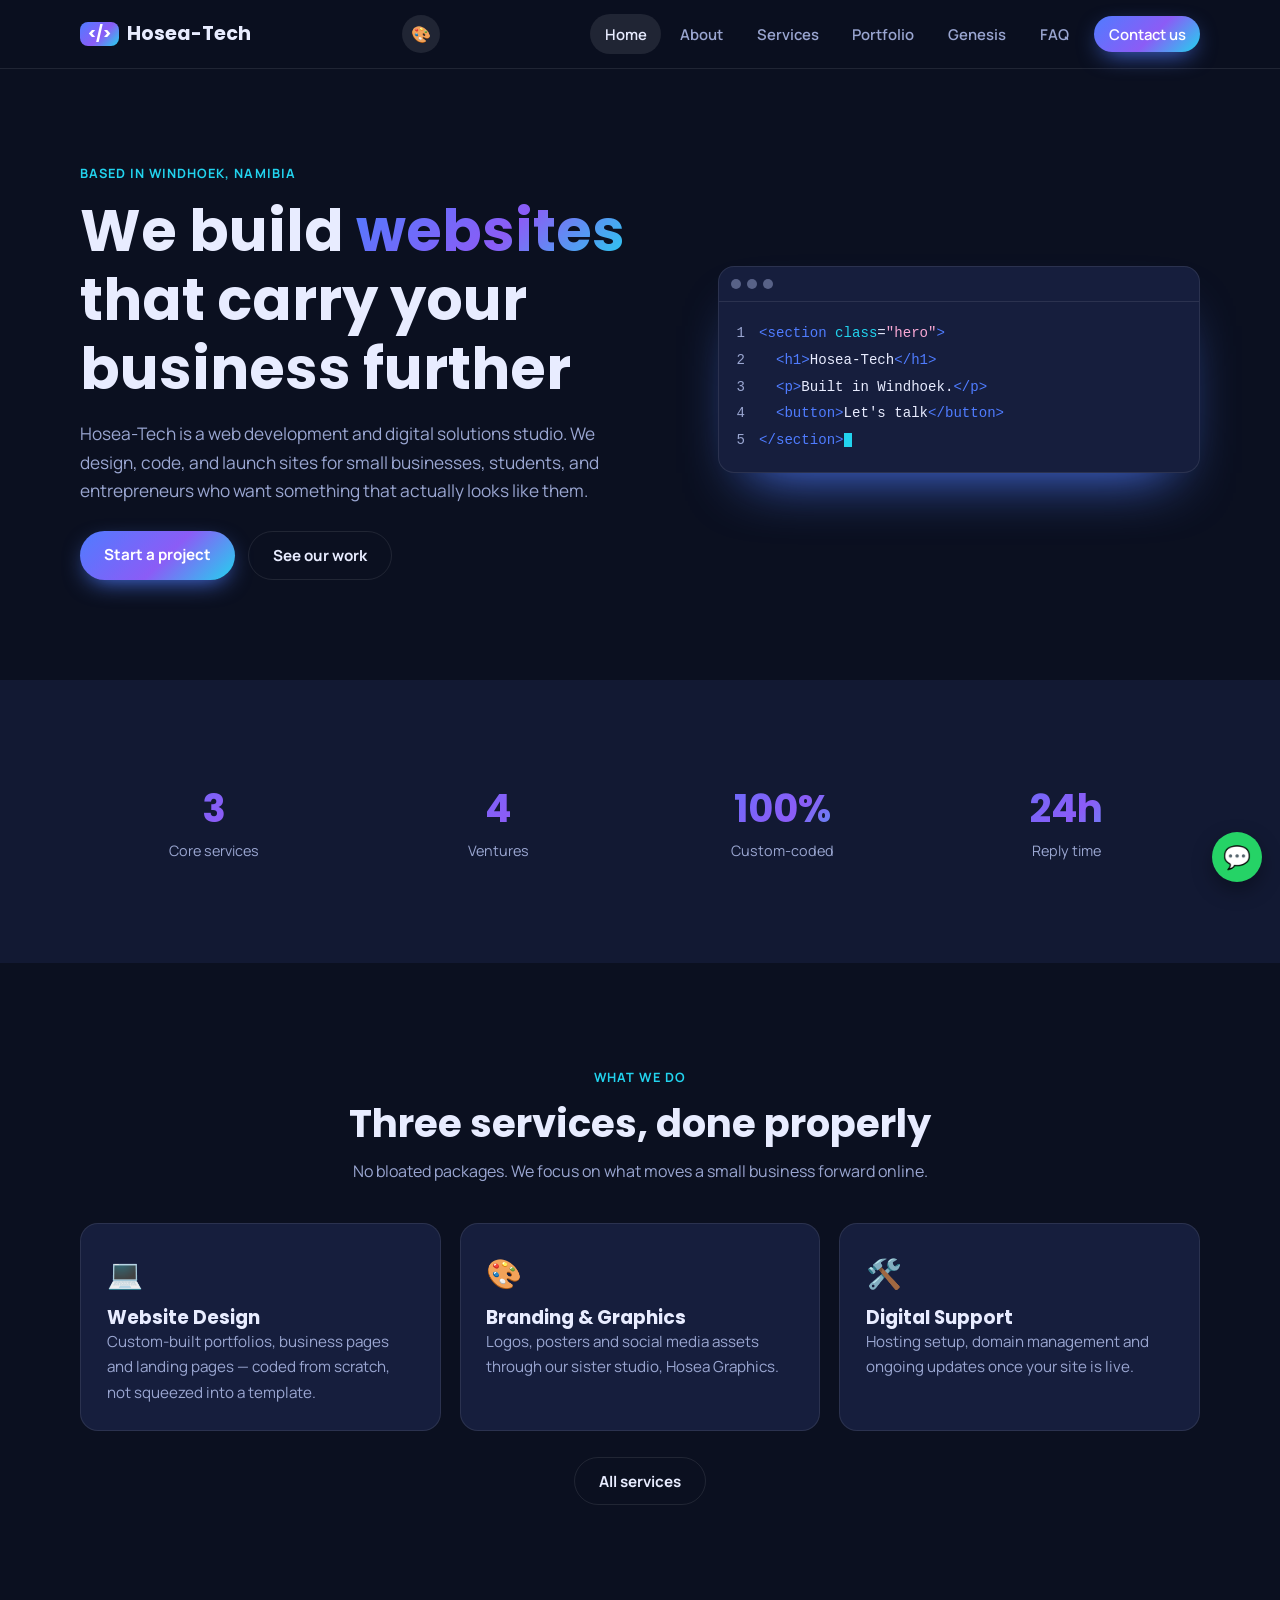
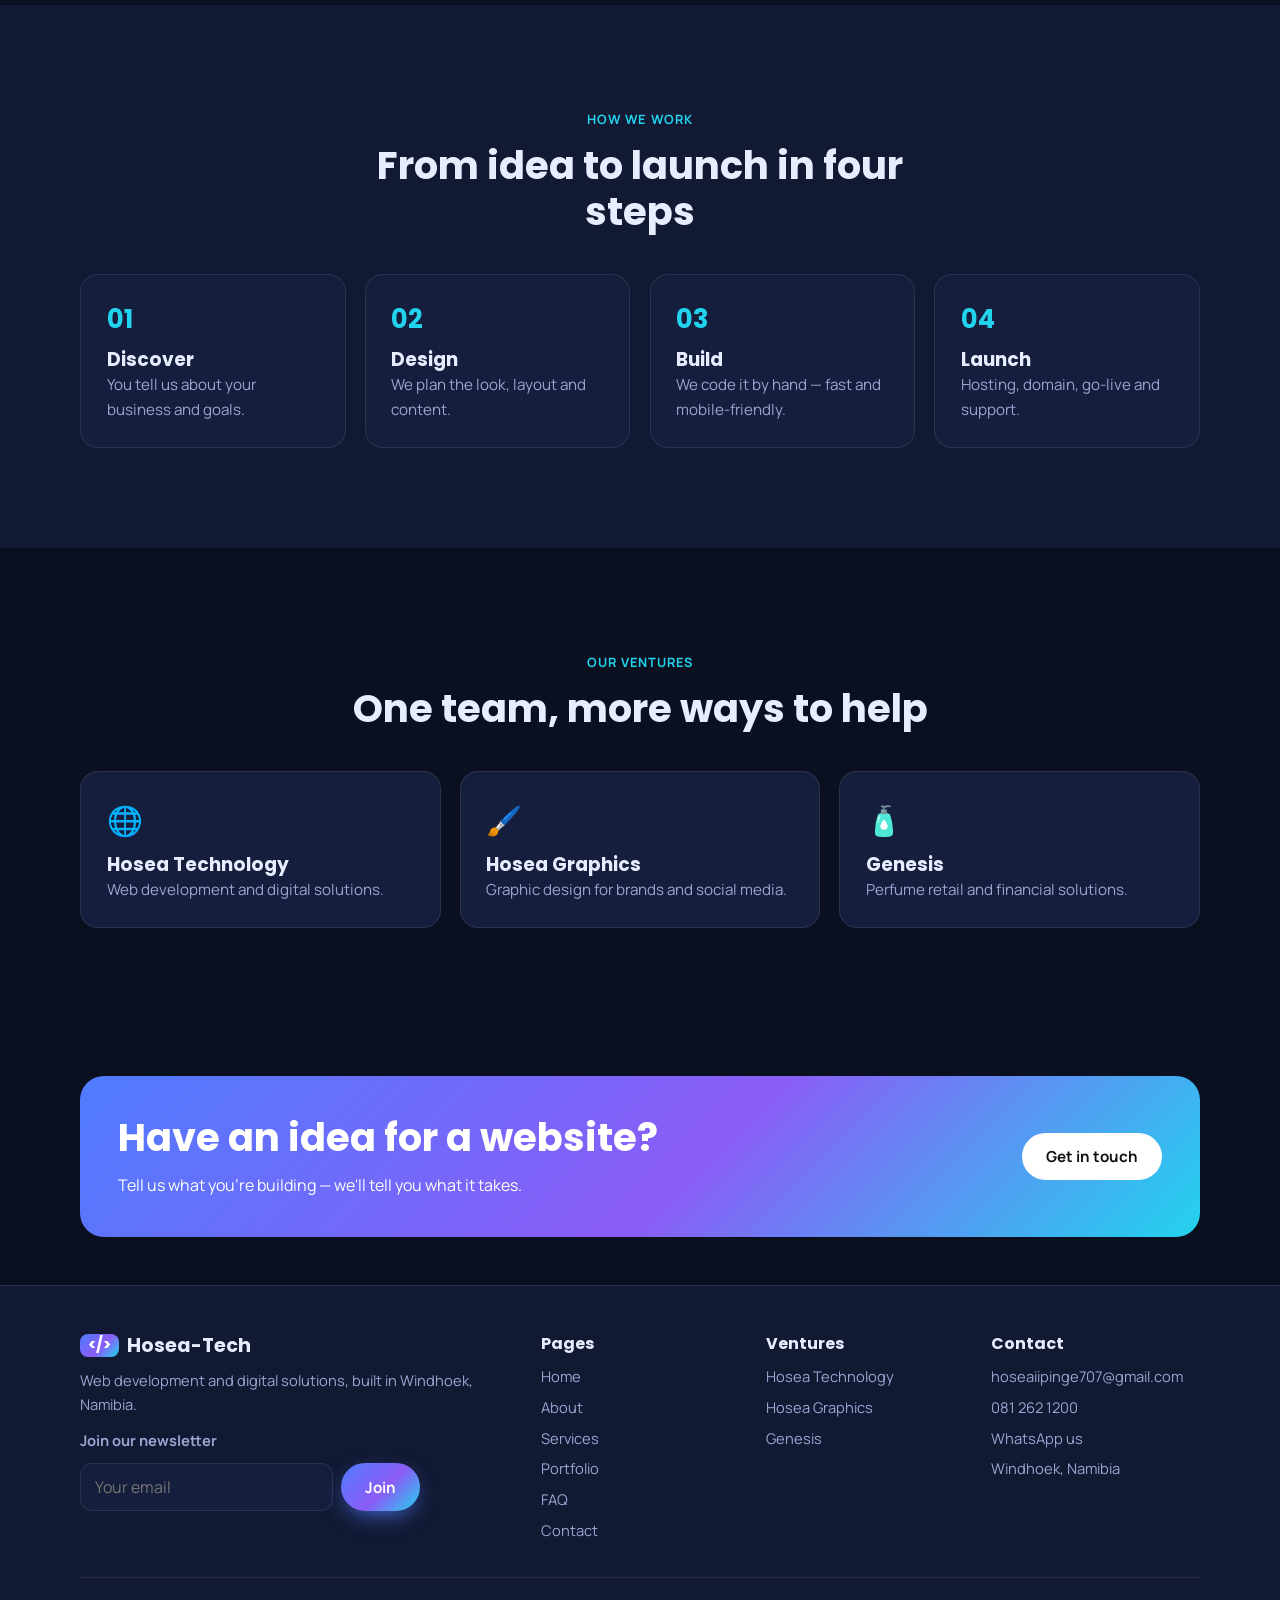
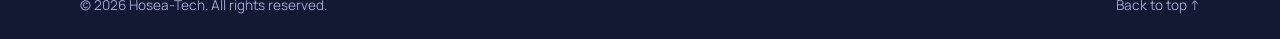
<file: index.html>
<!DOCTYPE html>
<html lang="en"><head><meta charset="UTF-8"><meta name="viewport" content="width=device-width,initial-scale=1">
<title>Web Development & Digital Solutions — Hosea-Tech</title><meta name="description" content="Hosea-Tech builds websites, brands, and digital tools for businesses in Windhoek and beyond.">
<link rel="icon" href="data:image/svg+xml,%3Csvg xmlns='http://www.w3.org/2000/svg' viewBox='0 0 64 64'%3E%3Crect width='64' height='64' rx='14' fill='%234f7cff'/%3E%3Ctext x='32' y='42' font-size='28' font-family='monospace' fill='white' text-anchor='middle'%3E%3C/%3E%3C/text%3E%3C/svg%3E">
<link rel="preconnect" href="https://fonts.googleapis.com"><link rel="preconnect" href="https://fonts.gstatic.com" crossorigin>
<link href="https://fonts.googleapis.com/css2?family=Manrope:wght@400;600;700&family=Poppins:wght@600;700&display=swap" rel="stylesheet">
<link rel="stylesheet" href="style.css"></head>
<body data-page="index"><header id="site-header"></header>
<main>
<section class="hero"><div class="wrap"><div><span class="eyebrow-tag">Based in Windhoek, Namibia</span>
<h1>We build <em>websites</em> that carry your business further</h1>
<p class="lead">Hosea-Tech is a web development and digital solutions studio. We design, code, and launch sites for small businesses, students, and entrepreneurs who want something that actually looks like them.</p>
<div class="hero-cta"><a href="contact.html" class="btn btn-primary">Start a project</a><a href="portfolio.html" class="btn btn-ghost">See our work</a></div></div>
<div class="editor" aria-hidden="true"><div class="editor-bar"><span></span><span></span><span></span></div><div class="editor-body">
<div><span class="ln">1</span><span class="tag">&lt;section</span> <span class="attr">class</span>=<span class="str">"hero"</span><span class="tag">&gt;</span></div>
<div><span class="ln">2</span>&nbsp;&nbsp;<span class="tag">&lt;h1&gt;</span>Hosea-Tech<span class="tag">&lt;/h1&gt;</span></div>
<div><span class="ln">3</span>&nbsp;&nbsp;<span class="tag">&lt;p&gt;</span>Built in Windhoek.<span class="tag">&lt;/p&gt;</span></div>
<div><span class="ln">4</span>&nbsp;&nbsp;<span class="tag">&lt;button&gt;</span>Let's talk<span class="tag">&lt;/button&gt;</span></div>
<div><span class="ln">5</span><span class="tag">&lt;/section&gt;</span><span class="cursor-blink"></span></div></div></div></div></section>
<section class="alt"><div class="wrap"><div class="stats rv"><div><b data-n="3">0</b><span>Core services</span></div><div><b data-n="4">0</b><span>Ventures</span></div><div><b data-n="100" data-s="%">0</b><span>Custom-coded</span></div><div><b data-n="24" data-s="h">0</b><span>Reply time</span></div></div></div></section>
<section><div class="wrap"><div class="head rv"><span class="eyebrow-tag">What we do</span><h2>Three services, done properly</h2><p>No bloated packages. We focus on what moves a small business forward online.</p></div>
<div class="grid g3"><div class="card rv"><div class="ic">💻</div><h3>Website Design</h3><p>Custom-built portfolios, business pages and landing pages — coded from scratch, not squeezed into a template.</p></div><div class="card rv"><div class="ic">🎨</div><h3>Branding &amp; Graphics</h3><p>Logos, posters and social media assets through our sister studio, Hosea Graphics.</p></div><div class="card rv"><div class="ic">🛠️</div><h3>Digital Support</h3><p>Hosting setup, domain management and ongoing updates once your site is live.</p></div></div>
<p style="text-align:center;margin-top:1.6rem"><a href="services.html" class="btn btn-ghost">All services</a></p></div></section>
<section class="alt"><div class="wrap"><div class="head rv"><span class="eyebrow-tag">How we work</span><h2>From idea to launch in four steps</h2><p></p></div>
<div class="grid g3 steps"><div class="card rv"><div class="ic"></div><h3>Discover</h3><p>You tell us about your business and goals.</p></div><div class="card rv"><div class="ic"></div><h3>Design</h3><p>We plan the look, layout and content.</p></div><div class="card rv"><div class="ic"></div><h3>Build</h3><p>We code it by hand — fast and mobile-friendly.</p></div><div class="card rv"><div class="ic"></div><h3>Launch</h3><p>Hosting, domain, go-live and support.</p></div></div></div></section>
<section><div class="wrap"><div class="head rv"><span class="eyebrow-tag">Our ventures</span><h2>One team, more ways to help</h2><p></p></div>
<div class="grid g3"><div class="card rv"><div class="ic">🌐</div><h3>Hosea Technology</h3><p>Web development and digital solutions.</p></div><div class="card rv"><div class="ic">🖌️</div><h3>Hosea Graphics</h3><p>Graphic design for brands and social media.</p></div><div class="card rv"><div class="ic">🧴</div><h3>Genesis</h3><p>Perfume retail and financial solutions.</p></div></div></div></section><div class="banner"><div class="wrap rv"><div><h2>Have an idea for a website?</h2><p>Tell us what you're building — we'll tell you what it takes.</p></div><a href="contact.html" class="btn">Get in touch</a></div></div></main><footer id="site-footer"><div class="wrap"><div class="footer-grid">
<div class="footer-brand"><a href="index.html" class="logo"><span class="logo-mark">&lt;/&gt;</span>Hosea-Tech</a>
<p>Web development and digital solutions, built in Windhoek, Namibia.</p>
<p><b>Join our newsletter</b></p>
<form class="news" data-fs="Newsletter signup"><input type="email" name="email" placeholder="Your email" aria-label="Email" required><button class="btn btn-primary">Join</button></form><div class="msg"></div></div>
<div class="footer-links">
<div><h4>Pages</h4><a href="index.html">Home</a><a href="about.html">About</a><a href="services.html">Services</a><a href="portfolio.html">Portfolio</a><a href="faq.html">FAQ</a><a href="contact.html">Contact</a></div>
<div><h4>Ventures</h4><a href="services.html">Hosea Technology</a><a href="services.html">Hosea Graphics</a><a href="genesis.html">Genesis</a></div>
<div><h4>Contact</h4><a href="mailto:hoseaiipinge707@gmail.com">hoseaiipinge707@gmail.com</a><a href="tel:+264812621200">081 262 1200</a><a href="https://wa.me/264812621200" target="_blank" rel="noopener">WhatsApp us</a><a>Windhoek, Namibia</a></div></div></div>
<div class="footer-bottom"><span>&copy; <span id="year">2026</span> Hosea-Tech. All rights reserved.</span><a href="#top" onclick="scrollTo({top:0,behavior:'smooth'});return false">Back to top ↑</a></div></div></footer><script src="script.js"></script></body></html>
</file>
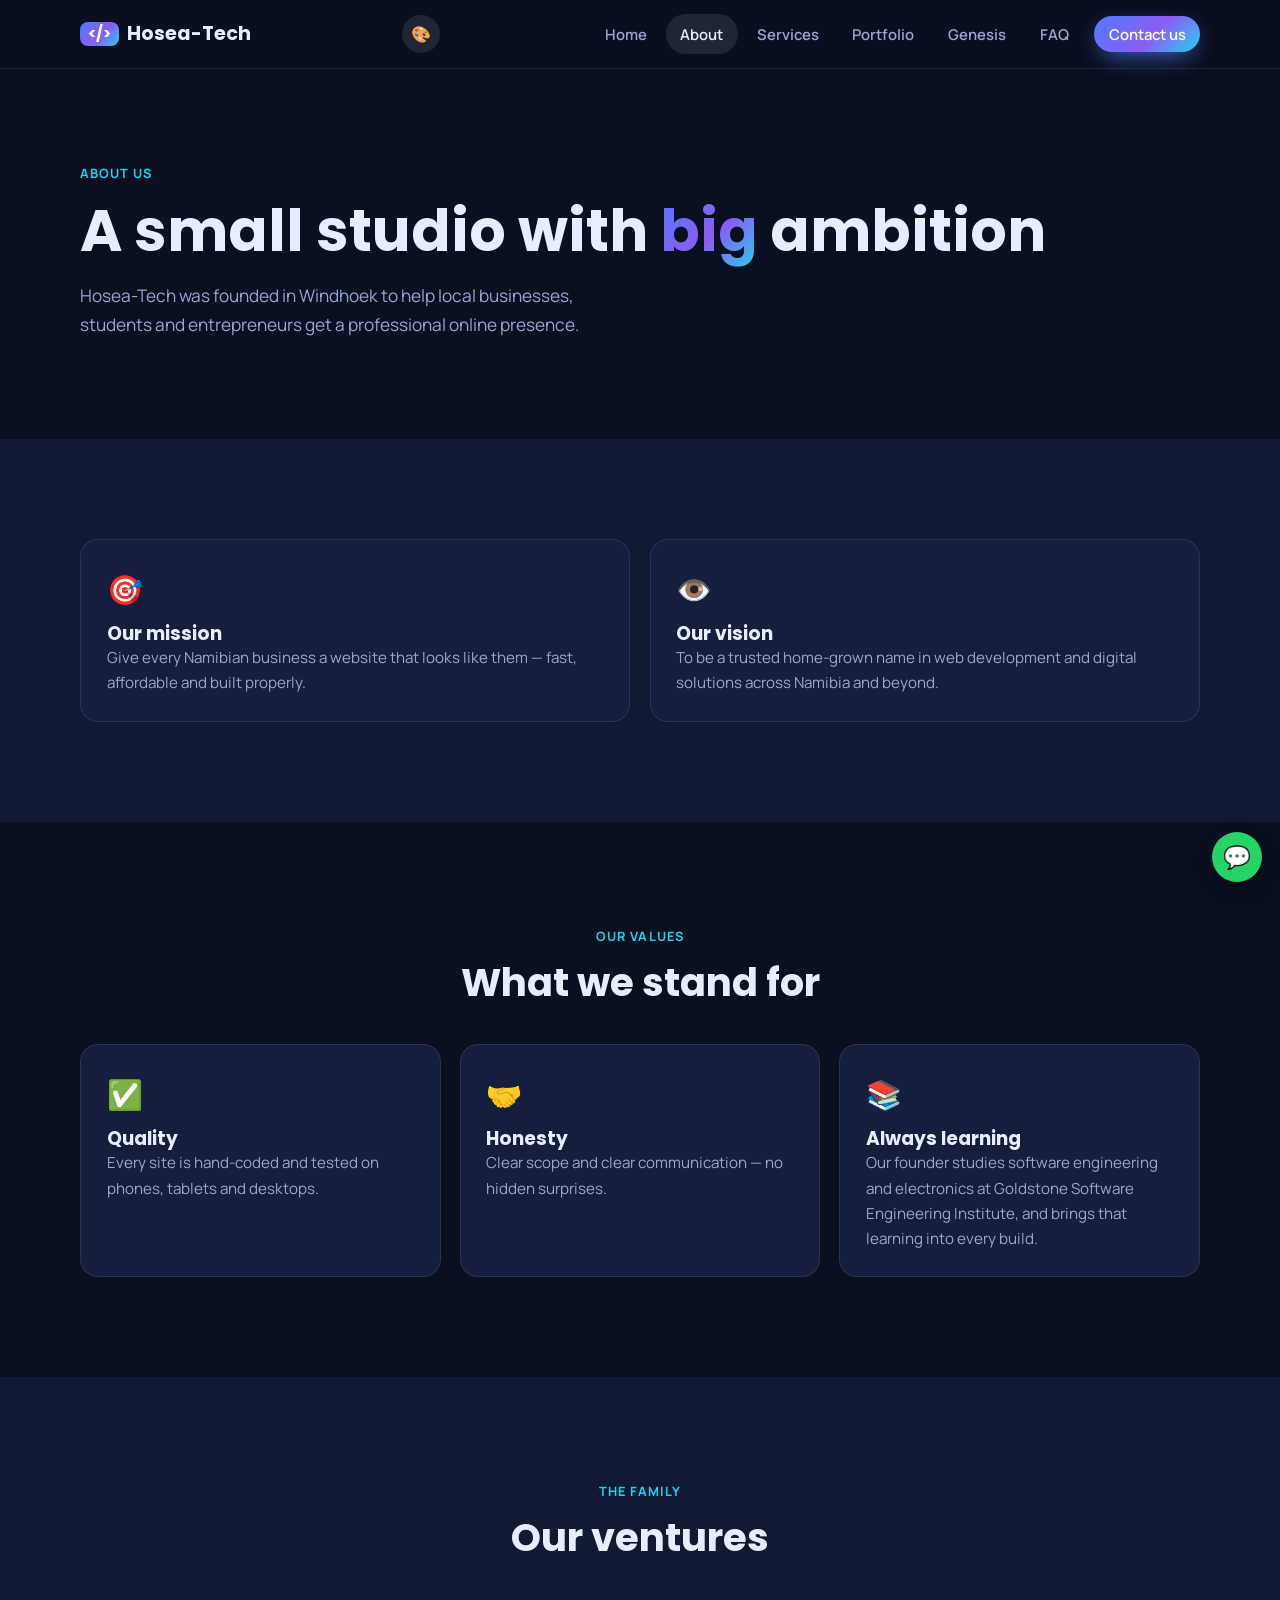
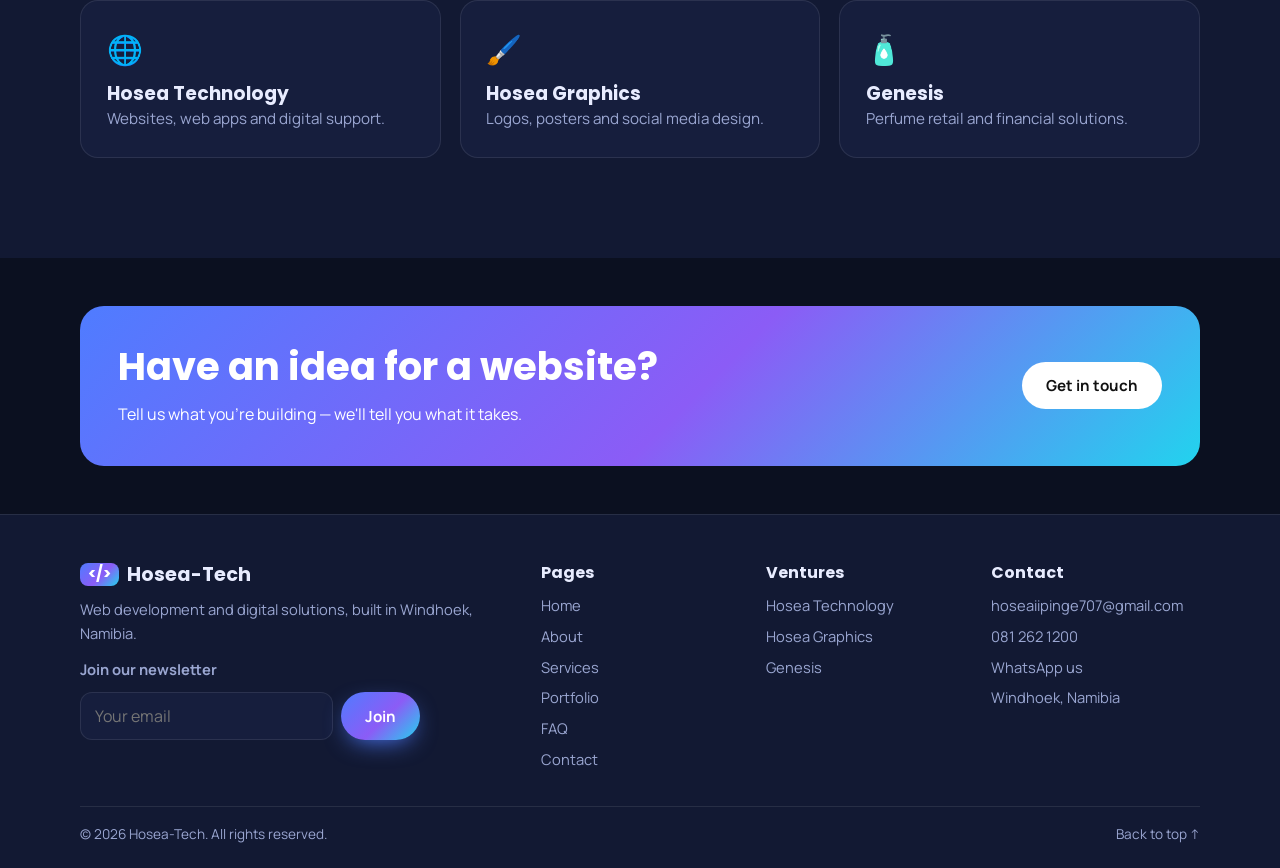
<file: about.html>
<!DOCTYPE html>
<html lang="en"><head><meta charset="UTF-8"><meta name="viewport" content="width=device-width,initial-scale=1">
<title>About — Hosea-Tech</title><meta name="description" content="About Hosea-Tech — web development and digital solutions founded in Windhoek, Namibia.">
<link rel="icon" href="data:image/svg+xml,%3Csvg xmlns='http://www.w3.org/2000/svg' viewBox='0 0 64 64'%3E%3Crect width='64' height='64' rx='14' fill='%234f7cff'/%3E%3Ctext x='32' y='42' font-size='28' font-family='monospace' fill='white' text-anchor='middle'%3E%3C/%3E%3C/text%3E%3C/svg%3E">
<link rel="preconnect" href="https://fonts.googleapis.com"><link rel="preconnect" href="https://fonts.gstatic.com" crossorigin>
<link href="https://fonts.googleapis.com/css2?family=Manrope:wght@400;600;700&family=Poppins:wght@600;700&display=swap" rel="stylesheet">
<link rel="stylesheet" href="style.css"></head>
<body data-page="about"><header id="site-header"></header>
<main>
<section class="hero"><div class="wrap" style="grid-template-columns:1fr"><div><span class="eyebrow-tag">About us</span><h1>A small studio with <em>big</em> ambition</h1><p class="lead">Hosea-Tech was founded in Windhoek to help local businesses, students and entrepreneurs get a professional online presence.</p></div></div></section>
<section class="alt"><div class="wrap grid g2"><div class="card rv"><div class="ic">🎯</div><h3>Our mission</h3><p>Give every Namibian business a website that looks like them — fast, affordable and built properly.</p></div><div class="card rv"><div class="ic">👁️</div><h3>Our vision</h3><p>To be a trusted home-grown name in web development and digital solutions across Namibia and beyond.</p></div></div></section>
<section><div class="wrap"><div class="head rv"><span class="eyebrow-tag">Our values</span><h2>What we stand for</h2><p></p></div>
<div class="grid g3"><div class="card rv"><div class="ic">✅</div><h3>Quality</h3><p>Every site is hand-coded and tested on phones, tablets and desktops.</p></div><div class="card rv"><div class="ic">🤝</div><h3>Honesty</h3><p>Clear scope and clear communication — no hidden surprises.</p></div><div class="card rv"><div class="ic">📚</div><h3>Always learning</h3><p>Our founder studies software engineering and electronics at Goldstone Software Engineering Institute, and brings that learning into every build.</p></div></div></div></section>
<section class="alt"><div class="wrap"><div class="head rv"><span class="eyebrow-tag">The family</span><h2>Our ventures</h2><p></p></div>
<div class="grid g3"><div class="card rv"><div class="ic">🌐</div><h3>Hosea Technology</h3><p>Websites, web apps and digital support.</p></div><div class="card rv"><div class="ic">🖌️</div><h3>Hosea Graphics</h3><p>Logos, posters and social media design.</p></div><div class="card rv"><div class="ic">🧴</div><h3>Genesis</h3><p>Perfume retail and financial solutions.</p></div></div></div></section><div class="banner"><div class="wrap rv"><div><h2>Have an idea for a website?</h2><p>Tell us what you're building — we'll tell you what it takes.</p></div><a href="contact.html" class="btn">Get in touch</a></div></div></main><footer id="site-footer"><div class="wrap"><div class="footer-grid">
<div class="footer-brand"><a href="index.html" class="logo"><span class="logo-mark">&lt;/&gt;</span>Hosea-Tech</a>
<p>Web development and digital solutions, built in Windhoek, Namibia.</p>
<p><b>Join our newsletter</b></p>
<form class="news" data-fs="Newsletter signup"><input type="email" name="email" placeholder="Your email" aria-label="Email" required><button class="btn btn-primary">Join</button></form><div class="msg"></div></div>
<div class="footer-links">
<div><h4>Pages</h4><a href="index.html">Home</a><a href="about.html">About</a><a href="services.html">Services</a><a href="portfolio.html">Portfolio</a><a href="faq.html">FAQ</a><a href="contact.html">Contact</a></div>
<div><h4>Ventures</h4><a href="services.html">Hosea Technology</a><a href="services.html">Hosea Graphics</a><a href="genesis.html">Genesis</a></div>
<div><h4>Contact</h4><a href="mailto:hoseaiipinge707@gmail.com">hoseaiipinge707@gmail.com</a><a href="tel:+264812621200">081 262 1200</a><a href="https://wa.me/264812621200" target="_blank" rel="noopener">WhatsApp us</a><a>Windhoek, Namibia</a></div></div></div>
<div class="footer-bottom"><span>&copy; <span id="year">2026</span> Hosea-Tech. All rights reserved.</span><a href="#top" onclick="scrollTo({top:0,behavior:'smooth'});return false">Back to top ↑</a></div></div></footer><script src="script.js"></script></body></html>
</file>
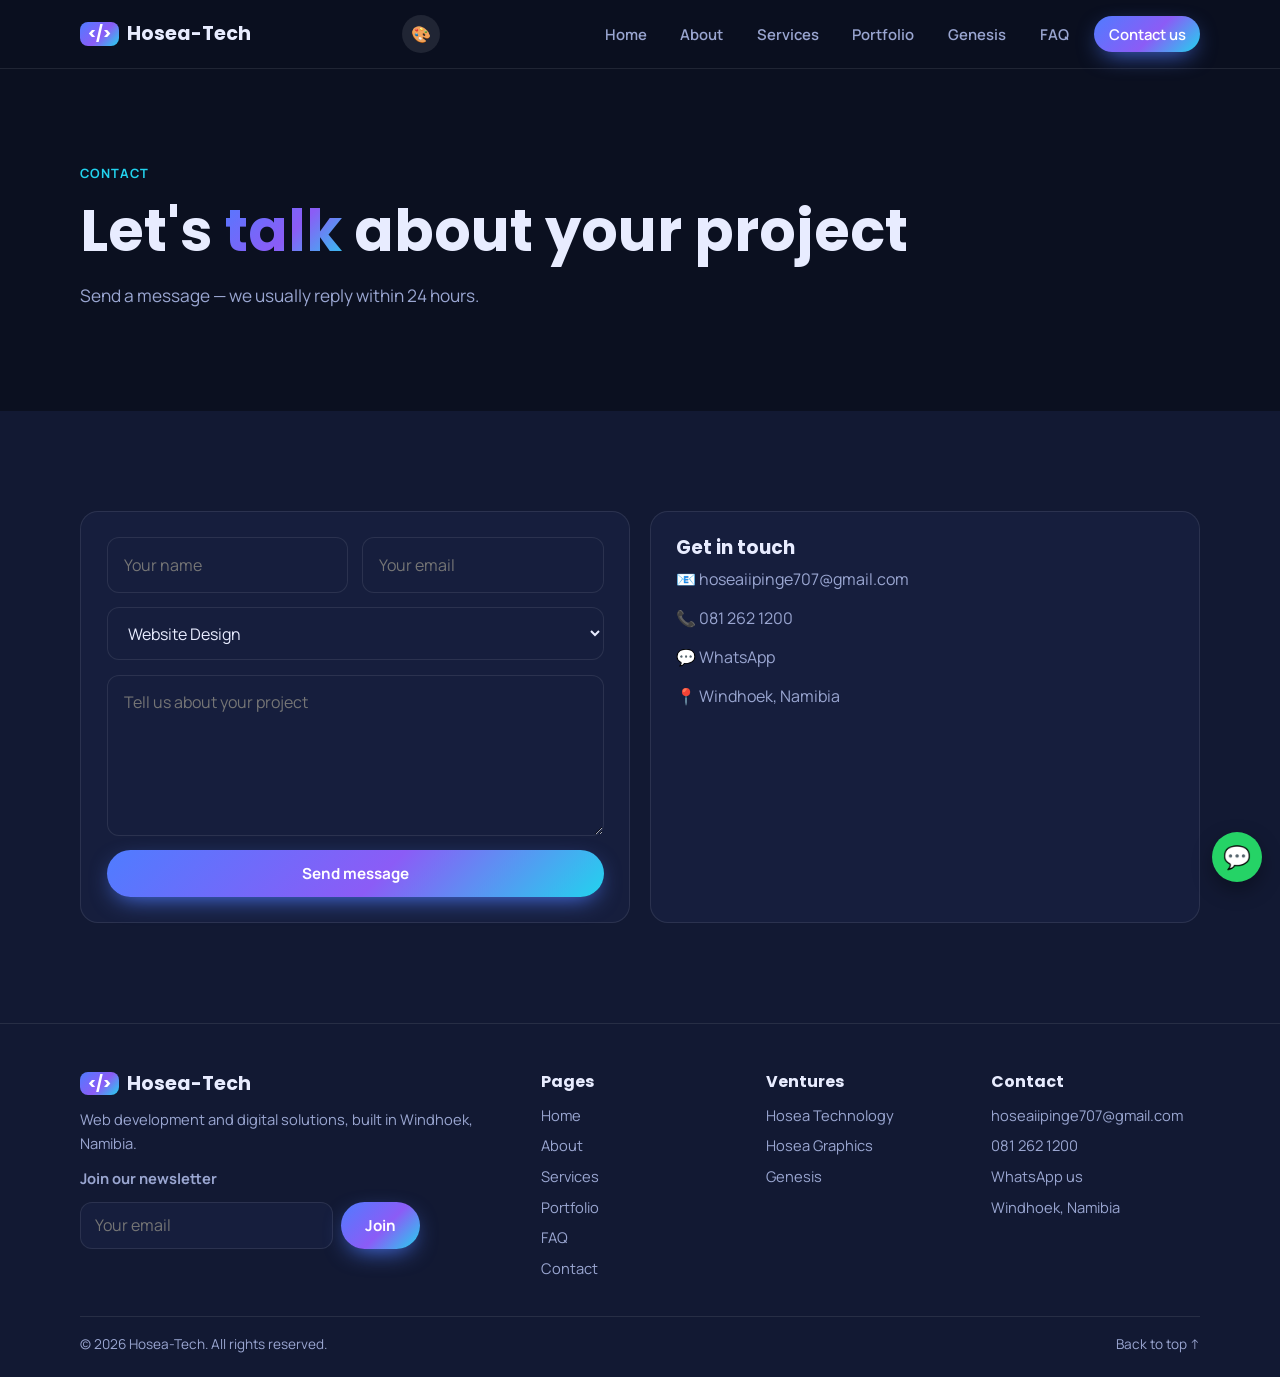
<file: contact.html>
<!DOCTYPE html>
<html lang="en"><head><meta charset="UTF-8"><meta name="viewport" content="width=device-width,initial-scale=1">
<title>Contact — Hosea-Tech</title><meta name="description" content="Contact Hosea-Tech in Windhoek, Namibia to start your project.">
<link rel="icon" href="data:image/svg+xml,%3Csvg xmlns='http://www.w3.org/2000/svg' viewBox='0 0 64 64'%3E%3Crect width='64' height='64' rx='14' fill='%234f7cff'/%3E%3Ctext x='32' y='42' font-size='28' font-family='monospace' fill='white' text-anchor='middle'%3E%3C/%3E%3C/text%3E%3C/svg%3E">
<link rel="preconnect" href="https://fonts.googleapis.com"><link rel="preconnect" href="https://fonts.gstatic.com" crossorigin>
<link href="https://fonts.googleapis.com/css2?family=Manrope:wght@400;600;700&family=Poppins:wght@600;700&display=swap" rel="stylesheet">
<link rel="stylesheet" href="style.css"></head>
<body data-page="contact"><header id="site-header"></header>
<main>
<section class="hero"><div class="wrap" style="grid-template-columns:1fr"><div><span class="eyebrow-tag">Contact</span><h1>Let's <em>talk</em> about your project</h1><p class="lead">Send a message — we usually reply within 24 hours.</p></div></div></section>
<section class="alt"><div class="wrap grid g2"><div class="card"><form data-fs="Contact form">
<div class="two"><input name="name" placeholder="Your name" required><input type="email" name="email" placeholder="Your email" required></div>
<select name="service"><option>Website Design</option><option>Branding &amp; Graphics</option><option>Digital Support</option><option>Genesis</option><option>Other</option></select>
<textarea name="message" rows="5" placeholder="Tell us about your project" required></textarea>
<button class="btn btn-primary">Send message</button></form><div class="msg" style="margin-top:.8rem"></div></div>
<div class="card cinfo"><h3>Get in touch</h3><a href="mailto:hoseaiipinge707@gmail.com">📧 hoseaiipinge707@gmail.com</a><a href="tel:+264812621200">📞 081 262 1200</a><a href="https://wa.me/264812621200" target="_blank" rel="noopener">💬 WhatsApp</a><a>📍 Windhoek, Namibia</a></div></div></section></main><footer id="site-footer"><div class="wrap"><div class="footer-grid">
<div class="footer-brand"><a href="index.html" class="logo"><span class="logo-mark">&lt;/&gt;</span>Hosea-Tech</a>
<p>Web development and digital solutions, built in Windhoek, Namibia.</p>
<p><b>Join our newsletter</b></p>
<form class="news" data-fs="Newsletter signup"><input type="email" name="email" placeholder="Your email" aria-label="Email" required><button class="btn btn-primary">Join</button></form><div class="msg"></div></div>
<div class="footer-links">
<div><h4>Pages</h4><a href="index.html">Home</a><a href="about.html">About</a><a href="services.html">Services</a><a href="portfolio.html">Portfolio</a><a href="faq.html">FAQ</a><a href="contact.html">Contact</a></div>
<div><h4>Ventures</h4><a href="services.html">Hosea Technology</a><a href="services.html">Hosea Graphics</a><a href="genesis.html">Genesis</a></div>
<div><h4>Contact</h4><a href="mailto:hoseaiipinge707@gmail.com">hoseaiipinge707@gmail.com</a><a href="tel:+264812621200">081 262 1200</a><a href="https://wa.me/264812621200" target="_blank" rel="noopener">WhatsApp us</a><a>Windhoek, Namibia</a></div></div></div>
<div class="footer-bottom"><span>&copy; <span id="year">2026</span> Hosea-Tech. All rights reserved.</span><a href="#top" onclick="scrollTo({top:0,behavior:'smooth'});return false">Back to top ↑</a></div></div></footer><script src="script.js"></script></body></html>
</file>
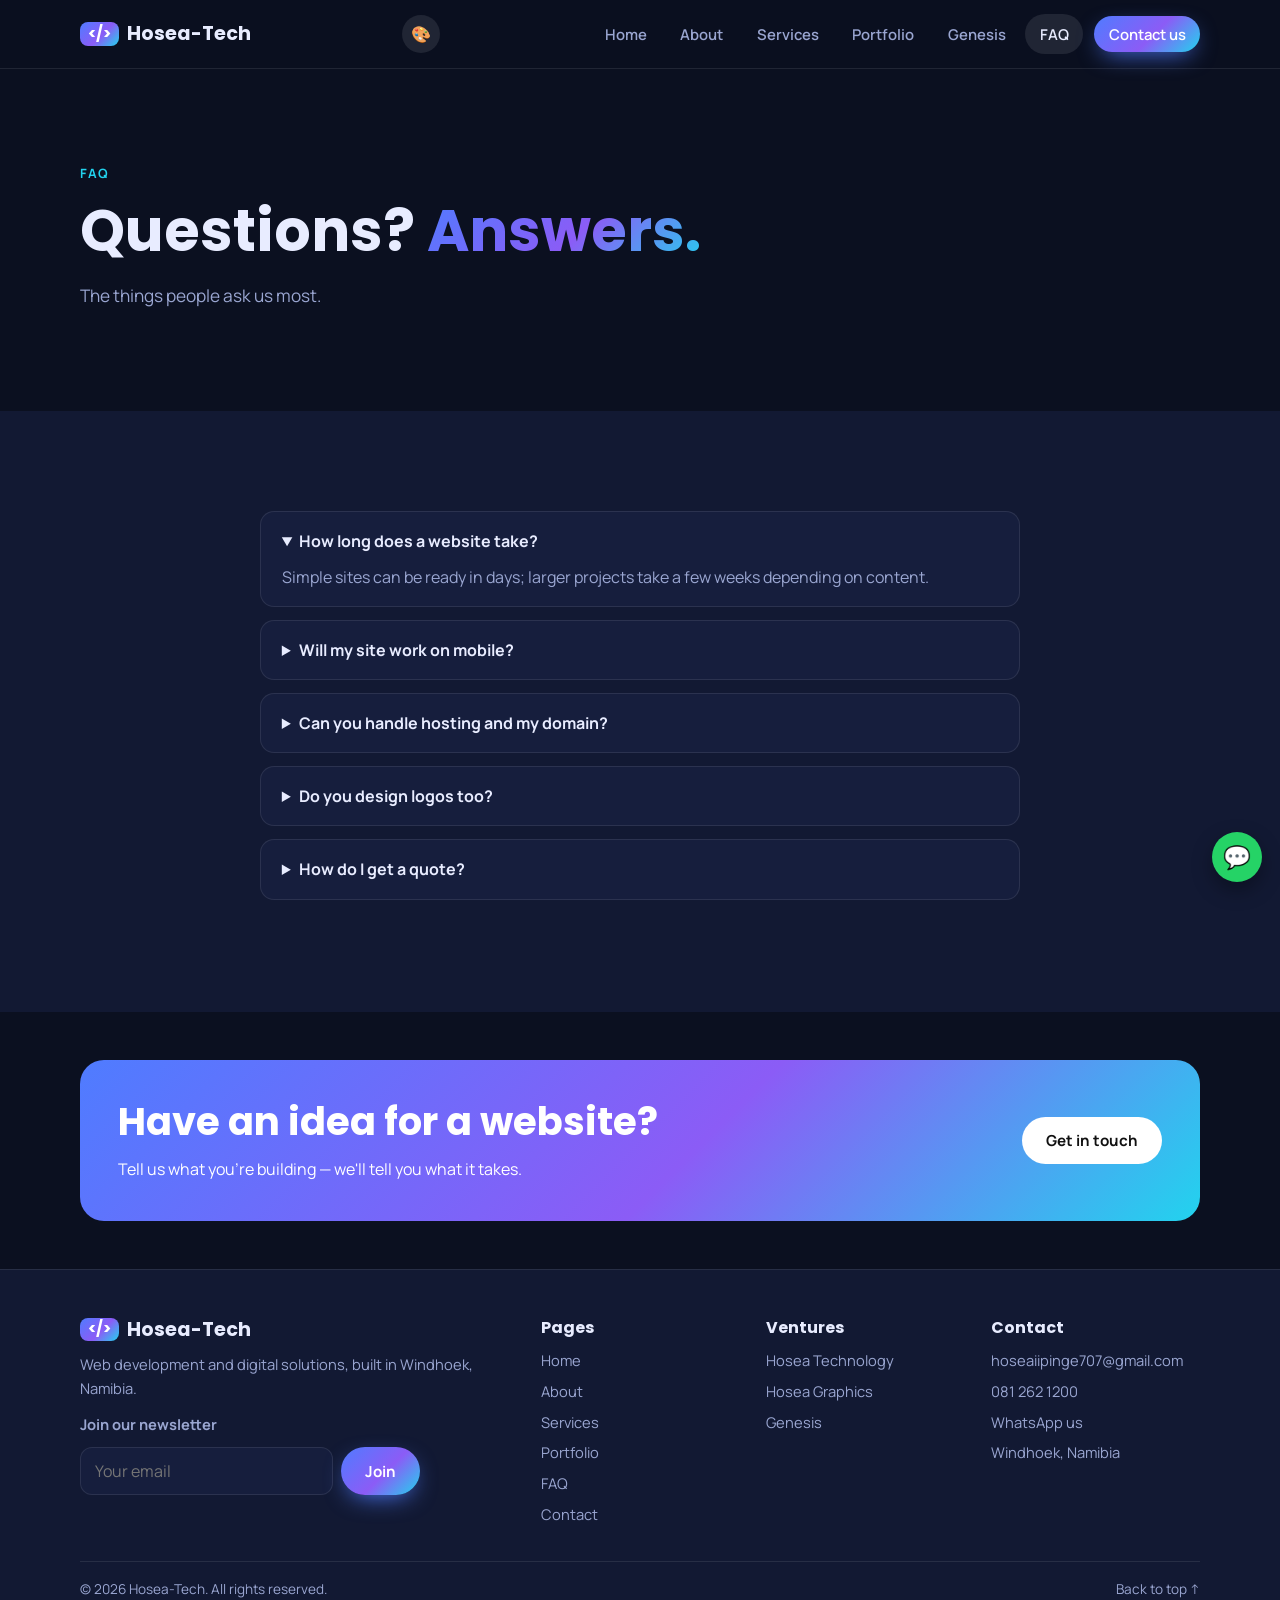
<file: faq.html>
<!DOCTYPE html>
<html lang="en"><head><meta charset="UTF-8"><meta name="viewport" content="width=device-width,initial-scale=1">
<title>FAQ — Hosea-Tech</title><meta name="description" content="Frequently asked questions about Hosea-Tech services.">
<link rel="icon" href="data:image/svg+xml,%3Csvg xmlns='http://www.w3.org/2000/svg' viewBox='0 0 64 64'%3E%3Crect width='64' height='64' rx='14' fill='%234f7cff'/%3E%3Ctext x='32' y='42' font-size='28' font-family='monospace' fill='white' text-anchor='middle'%3E%3C/%3E%3C/text%3E%3C/svg%3E">
<link rel="preconnect" href="https://fonts.googleapis.com"><link rel="preconnect" href="https://fonts.gstatic.com" crossorigin>
<link href="https://fonts.googleapis.com/css2?family=Manrope:wght@400;600;700&family=Poppins:wght@600;700&display=swap" rel="stylesheet">
<link rel="stylesheet" href="style.css"></head>
<body data-page="faq"><header id="site-header"></header>
<main>
<section class="hero"><div class="wrap" style="grid-template-columns:1fr"><div><span class="eyebrow-tag">FAQ</span><h1>Questions? <em>Answers.</em></h1><p class="lead">The things people ask us most.</p></div></div></section>
<section class="alt"><div class="wrap" style="max-width:760px">
<details open><summary>How long does a website take?</summary><p>Simple sites can be ready in days; larger projects take a few weeks depending on content.</p></details>
<details><summary>Will my site work on mobile?</summary><p>Yes. Every site is built mobile-first and tested on all screen sizes.</p></details>
<details><summary>Can you handle hosting and my domain?</summary><p>Yes. We set up hosting and domains and can keep your site updated.</p></details>
<details><summary>Do you design logos too?</summary><p>Yes, through Hosea Graphics — logos, posters and social media assets.</p></details>
<details><summary>How do I get a quote?</summary><p>Use the contact form, email us or send a WhatsApp message.</p></details></div></section><div class="banner"><div class="wrap rv"><div><h2>Have an idea for a website?</h2><p>Tell us what you're building — we'll tell you what it takes.</p></div><a href="contact.html" class="btn">Get in touch</a></div></div></main><footer id="site-footer"><div class="wrap"><div class="footer-grid">
<div class="footer-brand"><a href="index.html" class="logo"><span class="logo-mark">&lt;/&gt;</span>Hosea-Tech</a>
<p>Web development and digital solutions, built in Windhoek, Namibia.</p>
<p><b>Join our newsletter</b></p>
<form class="news" data-fs="Newsletter signup"><input type="email" name="email" placeholder="Your email" aria-label="Email" required><button class="btn btn-primary">Join</button></form><div class="msg"></div></div>
<div class="footer-links">
<div><h4>Pages</h4><a href="index.html">Home</a><a href="about.html">About</a><a href="services.html">Services</a><a href="portfolio.html">Portfolio</a><a href="faq.html">FAQ</a><a href="contact.html">Contact</a></div>
<div><h4>Ventures</h4><a href="services.html">Hosea Technology</a><a href="services.html">Hosea Graphics</a><a href="genesis.html">Genesis</a></div>
<div><h4>Contact</h4><a href="mailto:hoseaiipinge707@gmail.com">hoseaiipinge707@gmail.com</a><a href="tel:+264812621200">081 262 1200</a><a href="https://wa.me/264812621200" target="_blank" rel="noopener">WhatsApp us</a><a>Windhoek, Namibia</a></div></div></div>
<div class="footer-bottom"><span>&copy; <span id="year">2026</span> Hosea-Tech. All rights reserved.</span><a href="#top" onclick="scrollTo({top:0,behavior:'smooth'});return false">Back to top ↑</a></div></div></footer><script src="script.js"></script></body></html>
</file>
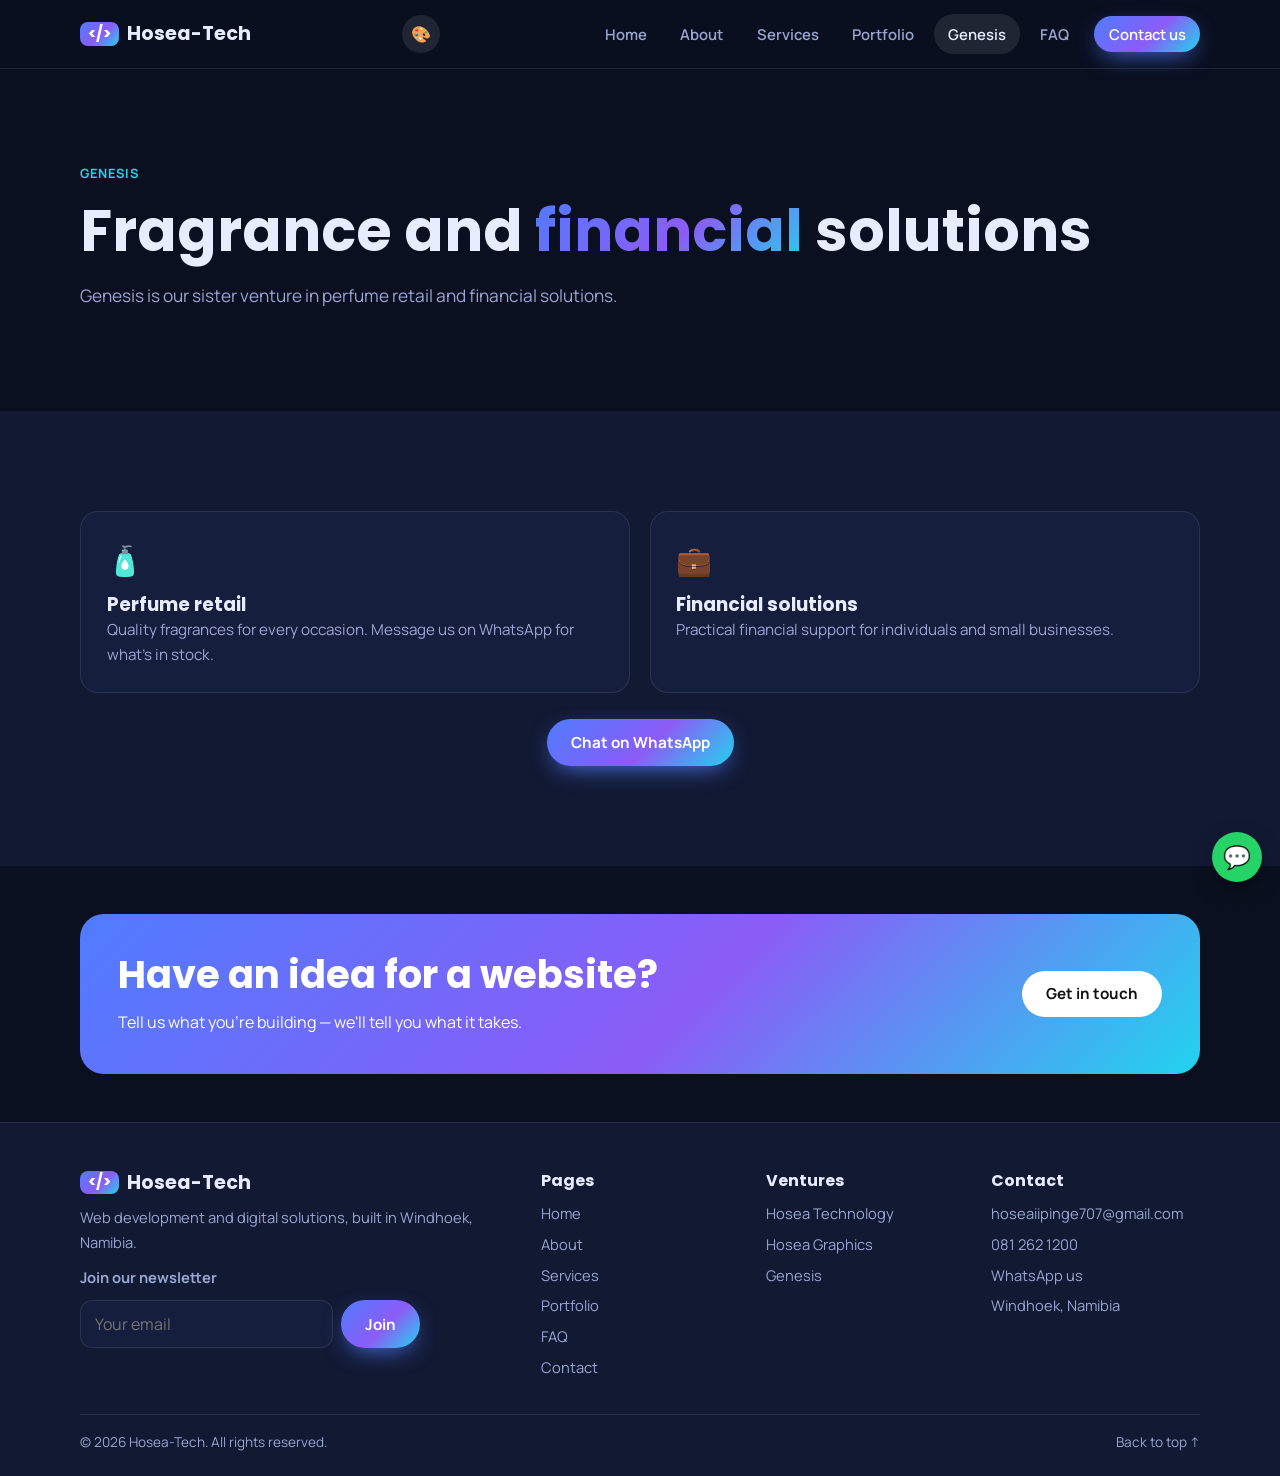
<file: genesis.html>
<!DOCTYPE html>
<html lang="en"><head><meta charset="UTF-8"><meta name="viewport" content="width=device-width,initial-scale=1">
<title>Genesis — Hosea-Tech</title><meta name="description" content="Genesis — perfume retail and financial solutions by the Hosea-Tech family.">
<link rel="icon" href="data:image/svg+xml,%3Csvg xmlns='http://www.w3.org/2000/svg' viewBox='0 0 64 64'%3E%3Crect width='64' height='64' rx='14' fill='%234f7cff'/%3E%3Ctext x='32' y='42' font-size='28' font-family='monospace' fill='white' text-anchor='middle'%3E%3C/%3E%3C/text%3E%3C/svg%3E">
<link rel="preconnect" href="https://fonts.googleapis.com"><link rel="preconnect" href="https://fonts.gstatic.com" crossorigin>
<link href="https://fonts.googleapis.com/css2?family=Manrope:wght@400;600;700&family=Poppins:wght@600;700&display=swap" rel="stylesheet">
<link rel="stylesheet" href="style.css"></head>
<body data-page="genesis"><header id="site-header"></header>
<main>
<section class="hero"><div class="wrap" style="grid-template-columns:1fr"><div><span class="eyebrow-tag">Genesis</span><h1>Fragrance and <em>financial</em> solutions</h1><p class="lead">Genesis is our sister venture in perfume retail and financial solutions.</p></div></div></section>
<section class="alt"><div class="wrap grid g2"><div class="card rv"><div class="ic">🧴</div><h3>Perfume retail</h3><p>Quality fragrances for every occasion. Message us on WhatsApp for what's in stock.</p></div><div class="card rv"><div class="ic">💼</div><h3>Financial solutions</h3><p>Practical financial support for individuals and small businesses.</p></div></div>
<p style="text-align:center;margin-top:1.6rem"><a href="https://wa.me/264812621200?text=Hi%20Genesis" target="_blank" rel="noopener" class="btn btn-primary">Chat on WhatsApp</a></p></section><div class="banner"><div class="wrap rv"><div><h2>Have an idea for a website?</h2><p>Tell us what you're building — we'll tell you what it takes.</p></div><a href="contact.html" class="btn">Get in touch</a></div></div></main><footer id="site-footer"><div class="wrap"><div class="footer-grid">
<div class="footer-brand"><a href="index.html" class="logo"><span class="logo-mark">&lt;/&gt;</span>Hosea-Tech</a>
<p>Web development and digital solutions, built in Windhoek, Namibia.</p>
<p><b>Join our newsletter</b></p>
<form class="news" data-fs="Newsletter signup"><input type="email" name="email" placeholder="Your email" aria-label="Email" required><button class="btn btn-primary">Join</button></form><div class="msg"></div></div>
<div class="footer-links">
<div><h4>Pages</h4><a href="index.html">Home</a><a href="about.html">About</a><a href="services.html">Services</a><a href="portfolio.html">Portfolio</a><a href="faq.html">FAQ</a><a href="contact.html">Contact</a></div>
<div><h4>Ventures</h4><a href="services.html">Hosea Technology</a><a href="services.html">Hosea Graphics</a><a href="genesis.html">Genesis</a></div>
<div><h4>Contact</h4><a href="mailto:hoseaiipinge707@gmail.com">hoseaiipinge707@gmail.com</a><a href="tel:+264812621200">081 262 1200</a><a href="https://wa.me/264812621200" target="_blank" rel="noopener">WhatsApp us</a><a>Windhoek, Namibia</a></div></div></div>
<div class="footer-bottom"><span>&copy; <span id="year">2026</span> Hosea-Tech. All rights reserved.</span><a href="#top" onclick="scrollTo({top:0,behavior:'smooth'});return false">Back to top ↑</a></div></div></footer><script src="script.js"></script></body></html>
</file>
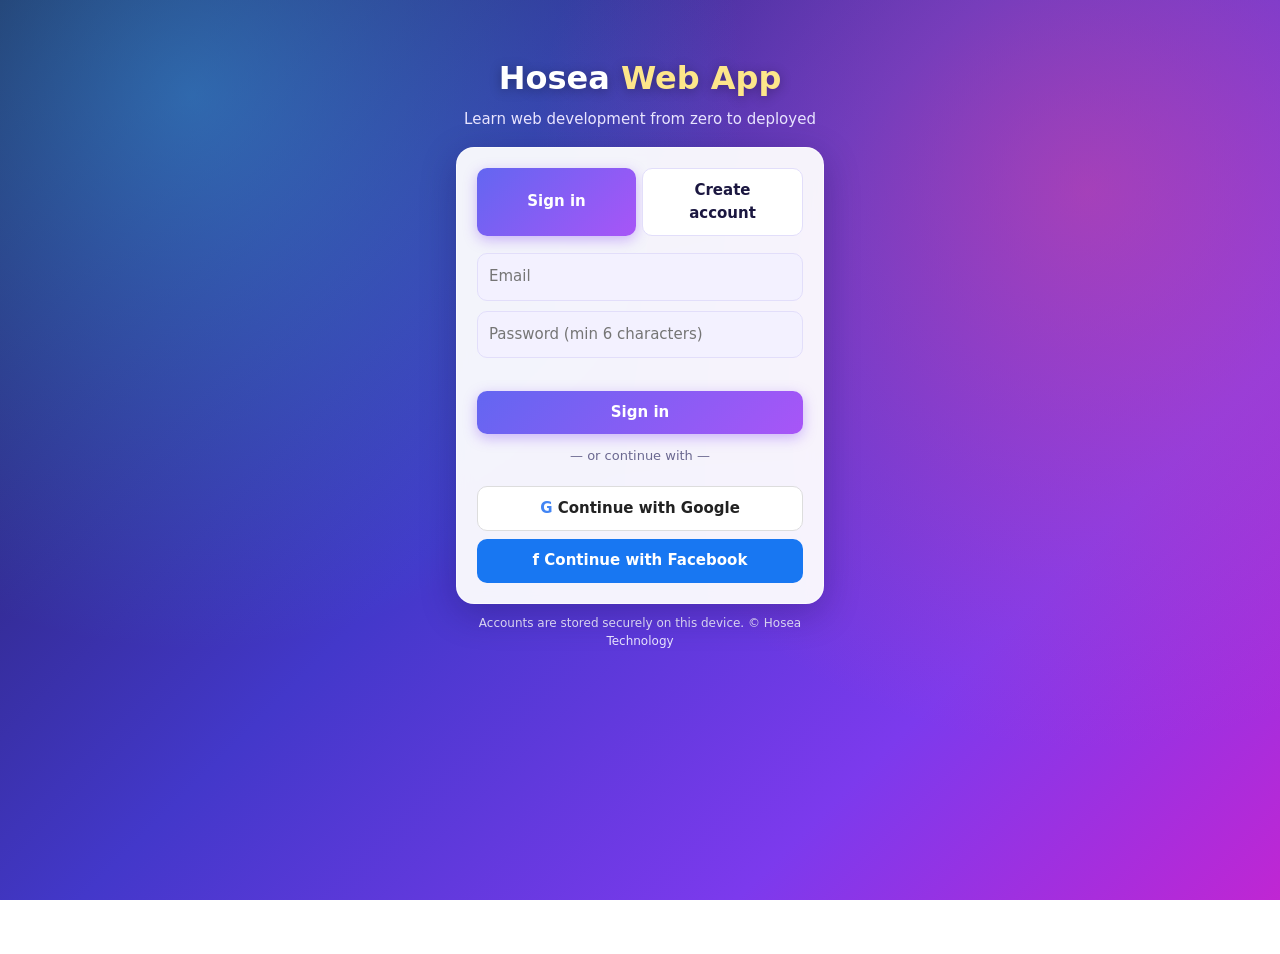
<file: Hosea Web App (1).html>
<!DOCTYPE html>
<html lang="en"><head><meta charset="utf-8">
<meta name="viewport" content="width=device-width, initial-scale=1, viewport-fit=cover">
<title>Hosea Web App</title>
<style>
:root{--bg:#f3f1ff;--card:rgba(255,255,255,.94);--tx:#1b1740;--mu:#6b6890;--pr:#7c3aed;--ok:#16a34a;--bd:#e2defa;color-scheme:light;box-sizing:border-box;padding-top:env(safe-area-inset-top,0px);padding-bottom:env(safe-area-inset-bottom,0px)}
*{box-sizing:border-box}html{scroll-padding-top:env(safe-area-inset-top,0px)}
body{margin:0;min-height:100vh;background:radial-gradient(circle at 15% 10%,rgba(56,189,248,.45),transparent 40%),radial-gradient(circle at 85% 20%,rgba(236,72,153,.5),transparent 42%),linear-gradient(135deg,#1e1b4b 0%,#4338ca 45%,#7c3aed 75%,#c026d3 100%) fixed;color:var(--tx);font:15px/1.55 system-ui,-apple-system,Segoe UI,Roboto,sans-serif}
button,input,textarea{font:inherit}
.btn{border:0;border-radius:10px;padding:10px 16px;background:linear-gradient(135deg,#6366f1,#a855f7);box-shadow:0 4px 14px rgba(124,58,237,.35);color:#fff;cursor:pointer;font-weight:600}
.btn.alt{background:#fff;box-shadow:none;color:var(--tx);border:1px solid var(--bd)}
.btn.w{width:100%;margin-top:8px}
input{width:100%;padding:11px;border:1px solid var(--bd);border-radius:10px;background:var(--bg);color:var(--tx);margin:5px 0}
.card{background:var(--card);border:1px solid rgba(255,255,255,.6);border-radius:18px;padding:20px;box-shadow:0 10px 35px rgba(20,10,70,.28);backdrop-filter:blur(8px)}
.auth{max-width:400px;margin:6vh auto;padding:0 16px}
.logo{font-size:32px;font-weight:800;text-align:center;color:#fff;text-shadow:0 2px 12px rgba(0,0,0,.3)}.logo span{color:#fde68a}
.sub{text-align:center;color:#e9e5ff;margin:4px 0 16px}
.tabs{display:flex;gap:6px;margin-bottom:12px}.tabs button{flex:1}
.err{color:#dc2626;min-height:20px;font-size:13px}
.sep{text-align:center;color:var(--mu);margin:12px 0;font-size:13px}
.g{background:#fff;color:#222;border:1px solid #ddd;box-shadow:none}.f{background:#1877f2;box-shadow:none}
header{display:flex;align-items:center;justify-content:space-between;padding:12px 16px;background:rgba(255,255,255,.92);backdrop-filter:blur(10px);box-shadow:0 4px 20px rgba(20,10,70,.25);position:sticky;top:env(safe-area-inset-top,0px);z-index:5;gap:8px}
.wrap{max-width:1000px;margin:0 auto;padding:16px}
.bar{height:8px;background:#e7e3fb;border-radius:9px;overflow:hidden}.bar i{display:block;height:100%;background:linear-gradient(90deg,#22c55e,#06b6d4)}
.grid{display:grid;grid-template-columns:repeat(auto-fill,minmax(230px,1fr));gap:12px;margin-top:14px}
.mod{cursor:pointer}.mod{transition:transform .2s}.mod:hover{transform:translateY(-4px);border-color:var(--pr)}.mod h3{margin:6px 0}
.nav{display:flex;flex-wrap:wrap;gap:6px;margin:10px 0}
.pill{padding:6px 12px;border-radius:99px;border:1px solid var(--bd);background:var(--card);color:var(--tx);cursor:pointer}
.pill.on{background:linear-gradient(135deg,#6366f1,#a855f7);color:#fff;border-color:transparent}.pill.done{border-color:var(--ok)}
textarea{width:100%;min-height:170px;font:13px/1.4 ui-monospace,Menlo,monospace;background:#0f1226;color:#e6e8ff;border:1px solid var(--bd);border-radius:10px;padding:10px}
iframe{width:100%;height:200px;border:1px solid var(--bd);border-radius:10px;background:#fff}
pre{overflow-x:auto;background:#0f1226;color:#e6e8ff;padding:12px;border-radius:10px;font-size:13px}
.opt{display:block;width:100%;text-align:left;margin:6px 0;padding:10px;border-radius:10px;border:1px solid var(--bd);background:var(--bg);color:var(--tx);cursor:pointer}
.opt.good{border-color:var(--ok);background:rgba(22,163,74,.15)}.opt.bad{border-color:#dc2626;background:rgba(220,38,38,.12)}
.hide{display:none}.row{display:flex;gap:8px;align-items:center}.mu{color:var(--mu)}
.modal{position:fixed;inset:0;background:rgba(0,0,0,.55);display:flex;align-items:center;justify-content:center;padding:16px;z-index:9}
.note{font-size:12px;color:#e9e5ff;margin-top:10px;text-align:center}
</style></head><body>
<div id="app"></div>
<script>
// ===== CONFIG: for real Google/Facebook login on your own hosting, add your OAuth IDs here =====
const CONFIG={GOOGLE_CLIENT_ID:"",FACEBOOK_APP_ID:""};
// ===== Lesson data =====
const H=(b,s="")=>`<!DOCTYPE html><html><body style="font-family:sans-serif">${b}${s?"<script>"+s+"<\/script>":""}</body></html>`;
const L=(t,body,code,q,o,a,run=true)=>({t,body,code,q,o,a,run});
const MODS=[
{i:"🌐",t:"1. HTML Foundations",d:"Structure every web page",ls:[
L("Page structure","HTML (HyperText Markup Language) describes content using tags. Every page has a doctype, html, head and body. Headings (h1–h6), paragraphs, links and images are the core building blocks.",H("<h1>Hello Hosea</h1><p>My first <a href='#'>link</a>.</p>"),"Which tag holds visible page content?",["<head>","<body>","<meta>"],1),
L("Forms & semantic HTML","Use semantic tags (header, nav, main, section, footer) for meaning and SEO. Forms collect input with form, input, label, select and button.",H("<form><label>Name <input placeholder='Your name'></label> <button type='button'>Send</button></form>"),"Which tag is semantic navigation?",["<div>","<nav>","<span>"],1)]},
{i:"🎨",t:"2. CSS Styling",d:"Make it beautiful",ls:[
L("Selectors & box model","CSS styles HTML. Selectors target elements (p, .class, #id). Every element is a box: content, padding, border, margin.",H("<style>.box{padding:20px;border:3px solid #4f46e5;margin:10px;border-radius:12px;background:#eef}</style><div class='box'>Styled box</div>"),"Order from inside to outside of the box model?",["content, padding, border, margin","margin, border, padding, content","border, content, margin, padding"],0),
L("Flexbox & Grid","Flexbox lays out items in one dimension; Grid in two. Use display:flex with justify-content and align-items, or display:grid with grid-template-columns.",H("<style>.r{display:flex;gap:10px;justify-content:space-between}.r div{background:#c7d2fe;padding:16px;border-radius:8px}</style><div class='r'><div>1</div><div>2</div><div>3</div></div>"),"Which property turns on flexbox?",["display:flex","flex:display","layout:flex"],0)]},
{i:"⚡",t:"3. JavaScript",d:"Add behaviour & logic",ls:[
L("Variables & functions","JavaScript is the language of the web. Use const and let for variables, and functions to reuse logic. Types: string, number, boolean, array, object.",H("<p id='o'></p>","const greet=n=>`Hello, ${n}!`;document.getElementById('o').textContent=greet('Hosea');"),"Which keyword declares a constant?",["var","const","def"],1),
L("DOM & events","The DOM is the page as objects. Select elements with querySelector and react to events like click with addEventListener.",H("<button id='b'>Clicked 0</button>","let n=0;const b=document.getElementById('b');b.onclick=()=>{b.textContent='Clicked '+(++n)}"),"Which method listens for a click?",["addEventListener","onListen","attachClick"],0),
L("Async & fetch","Asynchronous code uses Promises and async/await. fetch() requests data from an API and returns a Promise.","async function load(){\n  const r = await fetch('https://api.example.com/users');\n  const data = await r.json();\n  console.log(data);\n}","What does await do?",["Pauses until a Promise resolves","Deletes a Promise","Loops forever"],0,false)]},
{i:"📱",t:"4. Responsive & Accessibility",d:"Work on every device",ls:[
L("Media queries","Responsive design adapts layouts to screen size. Add the viewport meta tag, use relative units (%, rem) and @media queries.",H("<style>div{background:#fca5a5;padding:20px}@media(max-width:500px){div{background:#86efac}}</style><div>Resize me below 500px</div>"),"Which rule applies styles by screen width?",["@media","@screen-size","@responsive"],0),
L("Accessibility (a11y)","Make sites usable for everyone: alt text on images, labels on inputs, good contrast, keyboard navigation, ARIA only when needed.","<img src=\"logo.png\" alt=\"Hosea Tech logo\">\n<button aria-label=\"Close menu\">✕</button>","What attribute describes an image to screen readers?",["title","alt","name"],1,false)]},
{i:"🔧",t:"5. Git & GitHub",d:"Version control",ls:[
L("Core Git commands","Git tracks changes to your code. Commit snapshots, branch to work in isolation, push to GitHub to back up and collaborate.","git init\ngit add .\ngit commit -m \"first commit\"\ngit branch feature-login\ngit checkout feature-login\ngit push origin main","Which command saves a snapshot?",["git commit","git save","git push"],0,false)]},
{i:"🖥️",t:"6. Node.js & Express",d:"Build the backend",ls:[
L("Your first server","Node.js runs JavaScript on the server. Express makes routing simple: define routes that answer HTTP requests with JSON or HTML.","const express = require('express');\nconst app = express();\napp.use(express.json());\napp.get('/api/hello', (req, res) => res.json({ msg: 'Hello Hosea' }));\napp.listen(3000);","Which method handles a GET request in Express?",["app.get","app.fetch","app.read"],0,false)]},
{i:"🗄️",t:"7. Databases & SQL",d:"Store your data",ls:[
L("SQL basics","Relational databases (MySQL, PostgreSQL) store data in tables. SQL queries create, read, update and delete rows. NoSQL (MongoDB) stores documents.","CREATE TABLE users (id INT PRIMARY KEY, name TEXT);\nINSERT INTO users VALUES (1, 'Hosea');\nSELECT * FROM users WHERE id = 1;","Which statement reads data?",["SELECT","FETCH ROWS","GET"],0,false)]},
{i:"🔌",t:"8. APIs & REST",d:"Connect systems",ls:[
L("REST principles","REST APIs use HTTP methods: GET (read), POST (create), PUT/PATCH (update), DELETE (remove). Status codes: 200 OK, 201 Created, 404 Not Found, 500 Server Error.","GET    /api/products\nPOST   /api/products\nPUT    /api/products/5\nDELETE /api/products/5","Which method creates a resource?",["GET","POST","DELETE"],1,false)]},
{i:"⚛️",t:"9. React & Frameworks",d:"Build modern UIs",ls:[
L("Components & state","React builds UIs from reusable components. State (useState) holds data that changes; when it changes, the UI re-renders.","function Counter(){\n  const [n, setN] = React.useState(0);\n  return <button onClick={() => setN(n+1)}>Clicked {n}</button>;\n}","What hook stores component state?",["useState","useData","useStore"],0,false)]},
{i:"🔐",t:"10. Security & Authentication",d:"Protect users",ls:[
L("Web security essentials","Always use HTTPS, hash passwords (bcrypt/argon2), validate input, escape output to stop XSS, use parameterised queries to stop SQL injection, and use OAuth for Google/Facebook login.","// Never: db.query(\"SELECT * FROM u WHERE id=\" + id)\n// Always:\ndb.query('SELECT * FROM u WHERE id = ?', [id]);","How should passwords be stored?",["Plain text","Hashed","Base64"],1,false)]},
{i:"🚀",t:"11. Deployment & Hosting",d:"Go live",ls:[
L("Going live","Buy a domain, point DNS to a host (Netlify, Vercel, cPanel, VPS), enable SSL and automate deploys from GitHub. Test on mobile before launch and monitor uptime.","1. Push code to GitHub\n2. Connect repo to host\n3. Add custom domain + SSL\n4. Deploy & test","What does SSL provide?",["Faster CSS","Encrypted HTTPS","Free images"],1,false)]},
{i:"💼",t:"12. Career & Freelancing",d:"Turn skills into income",ls:[
L("Build a portfolio","Build 3–5 real projects, host them live, keep a GitHub profile, and show results for clients. Offer packages (landing page, business site, web app), set clear scopes and take deposits.","Portfolio checklist:\n- 3+ live projects\n- Clean GitHub README files\n- Contact page + WhatsApp link\n- Client testimonials","What proves your skill best?",["Certificates only","Live projects","Social media likes"],1,false)]}
];
// ===== Batch 2 lessons =====
const A=(i,...x)=>MODS[i].ls.push(...x);
A(0,
L("Lists & tables","Use ul/ol/li for lists and table/tr/th/td for tabular data.",H("<ul><li>HTML</li><li>CSS</li></ul><table border=1><tr><th>Skill</th><th>Level</th></tr><tr><td>HTML</td><td>Easy</td></tr></table>"),"Which tag makes a numbered list?",["<ul>","<ol>","<li>"],1),
L("Images & media","img embeds pictures, video and audio embed media. Always add alt text and set width.",H("<img src='https://placehold.co/200x80?text=Hosea' alt='Placeholder logo'>"),"Which attribute is required for accessibility on img?",["alt","href","rel"],0),
L("Meta tags & SEO","Meta tags in head tell browsers and search engines about your page: charset, viewport, description, title.",'<meta charset="UTF-8">\n<meta name="viewport" content="width=device-width, initial-scale=1">\n<meta name="description" content="Web design in Windhoek">\n<title>Hosea Tech</title>',"Where do meta tags go?",["body","head","footer"],1,false),
L("Input types & validation","HTML validates for free: required, type=email, minlength, pattern.",H("<form><input type='email' required placeholder='email'><input type='number' min='1' max='10'><button>Submit</button></form>"),"Which attribute forces a field to be filled?",["needed","required","must"],1));
A(1,
L("Colors & typography","Colors use hex, rgb or hsl. Fonts: font-family, font-size, font-weight, line-height.",H("<p style=\"font:700 24px Georgia;color:hsl(262,80%,50%);line-height:1.4\">Beautiful text</p>"),"Which property sets text color?",["color","font-color","text-style"],0),
L("Positioning","position: static, relative, absolute, fixed and sticky control placement.",H("<div style='position:relative;height:100px;background:#eef'><span style='position:absolute;right:8px;bottom:8px;background:#c7d2fe;padding:4px'>Corner</span></div>"),"Which value keeps an element pinned to the screen?",["fixed","static","inline"],0),
L("Transitions & animations","transition smooths changes; @keyframes builds animations.",H("<style>b{display:inline-block;padding:12px;background:#a855f7;color:#fff;transition:.3s}b:hover{transform:scale(1.2) rotate(4deg)}</style><b>Hover me</b>"),"Which property smooths a hover change?",["transition","smooth","motion"],0),
L("CSS variables","Custom properties like --brand are defined once and reused with var().",H("<style>:root{--brand:#7c3aed}h2{color:var(--brand)}button{background:var(--brand);color:#fff;border:0;padding:8px}</style><h2>Themed</h2><button>OK</button>"),"How do you read a variable?",["var(--x)","get(--x)","$x"],0));
A(2,
L("Arrays & loops","Arrays hold lists. Loop with for, for...of, map, filter and reduce.",H("<p id='o'></p>","const n=[1,2,3,4];document.getElementById('o').textContent=n.map(x=>x*2).filter(x=>x>2).join(', ')"),"Which method transforms every item?",["map","push","find"],0),
L("Objects & JSON","Objects store key/value data. JSON.stringify and JSON.parse convert to/from text.",H("<pre id='o'></pre>","const u={name:'Hosea',skills:['JS','CSS']};document.getElementById('o').textContent=JSON.stringify(u,null,2)"),"Which converts JSON text to an object?",["JSON.parse","JSON.make","JSON.open"],0),
L("Conditionals","if/else, ternary and switch choose what runs.",H("<p id='o'></p>","const h=new Date().getHours();document.getElementById('o').textContent=h<12?'Good morning':h<18?'Good afternoon':'Good evening'"),"What does === check?",["Value only","Value and type","Assignment"],1),
L("localStorage","localStorage keeps small data in the browser between visits.","localStorage.setItem('theme','dark');\nconst t = localStorage.getItem('theme');\nlocalStorage.removeItem('theme');","localStorage stores data as?",["Strings","Files","Images only"],0,false));
A(3,
L("Mobile-first design","Write base styles for phones, then use min-width media queries to enhance for larger screens.","body { font-size: 16px; }\n@media (min-width: 768px) {\n  body { font-size: 18px; }\n}","Mobile-first uses which query?",["min-width","max-height","print"],0,false),
L("Responsive images","Use max-width:100%, srcset and picture to serve the right image size.",'<img src="small.jpg"\n     srcset="small.jpg 480w, large.jpg 1200w"\n     sizes="(max-width:600px) 100vw, 50vw" alt="Team">',"Which CSS keeps an image inside its container?",["max-width:100%","width:1000px","float:left"],0,false),
L("Fluid typography","clamp(min, preferred, max) scales text smoothly.",H("<h1 style='font-size:clamp(20px,6vw,48px)'>Fluid heading</h1>"),"clamp() takes how many values?",["1","2","3"],2),
L("Dark mode","prefers-color-scheme detects the user's system theme.","@media (prefers-color-scheme: dark) {\n  body { background: #111; color: #eee; }\n}","Which feature detects dark mode?",["prefers-color-scheme","dark-mode()","theme:auto"],0,false));
A(4,
L("Branching & merging","Branches isolate work; merge brings it back.","git switch -c feature-nav\ngit commit -am \"add nav\"\ngit switch main\ngit merge feature-nav","Which command merges a branch?",["git merge","git join","git blend"],0,false),
L(".gitignore","List files Git must never track: secrets, node_modules, build output.","node_modules/\n.env\ndist/\n.DS_Store","What belongs in .gitignore?",[".env secrets","index.html","README"],0,false),
L("Pull requests","A pull request proposes changes for review before merging into main.","1. Push your branch\n2. Open Pull Request on GitHub\n3. Teammates review\n4. Merge when approved","A PR is used to?",["Review code","Delete repos","Host sites"],0,false),
L("Resolving conflicts","Conflicts appear when two branches edit the same lines. Edit the file, remove markers, then commit.","<<<<<<< HEAD\nyour version\n=======\ntheir version\n>>>>>>> feature\n\n# fix, then:\ngit add . && git commit","Who resolves a merge conflict?",["You, manually","Git always","GitHub auto-deletes"],0,false));
A(5,
L("npm & packages","npm installs libraries listed in package.json.","npm init -y\nnpm install express\nnpm install -D nodemon\nnpm start","Which file lists dependencies?",["package.json","index.html","app.css"],0,false),
L("Middleware","Middleware runs between request and response: logging, auth, parsing.","app.use((req, res, next) => {\n  console.log(req.method, req.url);\n  next();\n});","What must middleware call to continue?",["next()","end()","skip()"],0,false),
L("Environment variables","Keep secrets out of code using .env and process.env.","// .env\nPORT=3000\nDB_URL=secret\n\n// code\nconst port = process.env.PORT || 3000;","Where do secrets belong?",["Environment variables","Public HTML","Comments"],0,false),
L("Error handling","Use try/catch and an error middleware to return clean errors.","app.get('/u/:id', async (req, res) => {\n  try { res.json(await getUser(req.params.id)); }\n  catch (e) { res.status(500).json({ error: 'Server error' }); }\n});","500 means?",["Server error","Not found","Success"],0,false));
A(6,
L("JOINs","JOIN combines rows from related tables.","SELECT users.name, orders.total\nFROM users\nJOIN orders ON orders.user_id = users.id;","JOIN links tables using?",["A matching column","Colors","Files"],0,false),
L("UPDATE & DELETE","Modify rows with UPDATE and remove with DELETE. Always use WHERE.","UPDATE users SET name = 'Hosea I' WHERE id = 1;\nDELETE FROM users WHERE id = 1;","What happens without WHERE?",["All rows change","Nothing","Error always"],0,false),
L("Indexes & keys","Primary keys identify rows; foreign keys link tables; indexes speed up searches.","CREATE INDEX idx_email ON users(email);","Indexes make what faster?",["Searches","Typing","Printing"],0,false),
L("MongoDB basics","MongoDB stores JSON-like documents in collections.","db.users.insertOne({ name: 'Hosea', skills: ['JS'] });\ndb.users.find({ name: 'Hosea' });","MongoDB is a?",["NoSQL database","CSS tool","Browser"],0,false));
A(7,
L("JSON responses","APIs return JSON with consistent structure and status codes.",'{\n  "status": "success",\n  "data": { "id": 5, "name": "Perfume" }\n}',"Which format do most APIs return?",["JSON","BMP","EXE"],0,false),
L("JWT tokens","A JWT proves who you are. Send it in the Authorization header.","fetch('/api/me', {\n  headers: { Authorization: 'Bearer ' + token }\n});","Where is a JWT usually sent?",["Authorization header","CSS file","Image alt"],0,false),
L("CORS","CORS decides which websites may call your API from a browser.","const cors = require('cors');\napp.use(cors({ origin: 'https://hoseatechnology.in' }));","CORS is enforced by?",["The browser","The monitor","Git"],0,false),
L("Testing APIs","Test endpoints with Postman, Thunder Client or curl before building the UI.","curl -X POST http://localhost:3000/api/login \\\n  -H \"Content-Type: application/json\" \\\n  -d '{\"email\":\"a@b.com\"}'","Which tool tests APIs?",["Postman","Photoshop","Excel"],0,false));
A(8,
L("JSX","JSX lets you write HTML-like syntax in JavaScript.","const el = <h1 className=\"title\">Hello {name}</h1>;","JSX uses which attribute for CSS classes?",["class","className","css"],1,false),
L("Props","Props pass data from parent to child components.","function Card({ title }) {\n  return <h3>{title}</h3>;\n}\n<Card title=\"Hosea\" />","Props flow from?",["Parent to child","Child to parent","Database"],0,false),
L("useEffect","useEffect runs side effects like fetching data after render.","React.useEffect(() => {\n  fetch('/api/items').then(r => r.json()).then(setItems);\n}, []);","What does [] mean in useEffect?",["Run once","Run forever","Never run"],0,false),
L("Routing","React Router maps URLs to components in single-page apps.","<Routes>\n  <Route path=\"/\" element={<Home />} />\n  <Route path=\"/about\" element={<About />} />\n</Routes>","A Route maps a?",["URL to a component","Image to color","User to DB"],0,false));
A(9,
L("XSS attacks","Cross-site scripting injects malicious scripts. Escape user content and prefer textContent over innerHTML.","el.textContent = userInput;   // safe\nel.innerHTML = userInput;     // dangerous","Safest way to show user text?",["textContent","innerHTML","eval"],0,false),
L("CSRF","CSRF tricks a logged-in user into sending requests. Use CSRF tokens and SameSite cookies.","Set-Cookie: session=abc; HttpOnly; Secure; SameSite=Strict","SameSite cookies help prevent?",["CSRF","Slow sites","Typos"],0,false),
L("Password hashing","Hash with a slow salted algorithm like bcrypt. Never store or email plain passwords.","const hash = await bcrypt.hash(password, 12);\nconst ok = await bcrypt.compare(input, hash);","Best choice?",["bcrypt","Base64","Plain text"],0,false),
L("OAuth login flow","OAuth lets users sign in with Google/Facebook: redirect to provider, user consents, provider returns a code, your server exchanges it for tokens.","1. Click 'Continue with Google'\n2. Google login + consent\n3. Redirect back with code\n4. Server swaps code for token\n5. Create session","Who verifies the user's password in OAuth?",["The provider","Your CSS","Nobody"],0,false));
A(10,
L("Domains & DNS","DNS translates domain names to server IPs. Set A records to an IP and CNAME to another domain.","A     @    192.0.2.10\nCNAME www  hoseatechnology.in","What does DNS do?",["Names to IPs","Compress images","Run PHP"],0,false),
L("CI/CD","Automate tests and deploys on every push with GitHub Actions.","on: push\njobs:\n  build:\n    runs-on: ubuntu-latest\n    steps:\n      - uses: actions/checkout@v4\n      - run: npm ci && npm test","CI/CD means?",["Automated build and deploy","Colour Index","Cloud Images"],0,false),
L("Build & environments","Keep development, staging and production separate. Minify and bundle before release.","npm run build   # creates optimized dist/\n# deploy dist/ to your host","Which folder is usually deployed?",["dist/build","node_modules","src tests"],0,false),
L("Performance & CDN","Compress images, lazy-load, cache and use a CDN to serve files close to users.",'<img src="hero.webp" loading="lazy" width="600" height="400" alt="Hero">',"A CDN does what?",["Serves files nearer to users","Writes code","Hashes passwords"],0,false));
A(11,
L("Pricing your work","Price by value and scope, not only hours. Offer packages and take a 50% deposit.","Starter site  – N$ x\nBusiness site – N$ y\nWeb app       – N$ z\nAlways: 50% upfront","A deposit protects?",["Both sides","Only clients","Nobody"],0,false),
L("Winning proposals","A proposal states the problem, solution, timeline, price and next step.","1. Client problem\n2. Your solution\n3. Timeline\n4. Price\n5. Call to action","Start a proposal with?",["The client's problem","Your life story","Discounts"],0,false),
L("Personal branding","Consistent logo, colors, portfolio site and social profiles build trust.","Checklist:\n- Logo + colors\n- Portfolio site\n- LinkedIn + GitHub\n- WhatsApp business","Branding builds?",["Trust","Bugs","Latency"],0,false),
L("Interview prep","Practice HTML/CSS/JS fundamentals, explain your projects, and know Git basics.","Be ready to explain:\n- Box model\n- Closures\n- fetch & promises\n- A project you built","Best preparation?",["Explain your projects","Memorize jokes","Skip basics"],0,false));
// ===== Batch 3: HTML, CSS, JS to 20 =====
A(0,
L("Headings & text","Use h1–h6 for hierarchy (one h1 per page), strong for importance, em for emphasis.",H("<h1>Title</h1><h2>Sub</h2><p><strong>Bold</strong> and <em>italic</em><br>new line<hr></p>"),"How many h1 should a page have?",["One","Five","None"],0),
L("Links & anchors","The a tag links with href. Use #id to jump within a page, target=_blank for a new tab.",H("<a href='https://example.com' target='_blank' rel='noopener'>External</a> | <a href='#bottom'>Jump</a><div style='height:150px'></div><p id='bottom'>Bottom</p>"),"Which attribute holds the link address?",["href","src","link"],0),
L("div vs span","div is a block container (new line); span is inline (same line). Both group content for styling.",H("<div style='background:#c7d2fe'>Block div</div><span style='background:#fde68a'>Inline span</span> <span style='background:#bbf7d0'>another</span>"),"Which is inline?",["div","span","section"],1),
L("Labels & buttons","Connect label to input with for/id so clicking the label focuses the field. Buttons trigger actions.",H("<label for='n'>Name</label> <input id='n'><br><button type='button'>Save</button> <button type='reset'>Reset</button>"),"label's for matches the input's?",["id","class","name tag"],0),
L("Select, radio & checkbox","Choice inputs: select dropdown, radio (one choice), checkbox (many).",H("<select><option>HTML<option>CSS</select><br><label><input type='radio' name='l'>Beginner</label><label><input type='radio' name='l'>Pro</label><br><label><input type='checkbox'>I agree</label>"),"Radios in one group share the same?",["name","value","id"],0),
L("Textarea & fieldset","textarea is multi-line input; fieldset and legend group related fields.",H("<fieldset><legend>Message</legend><textarea rows='3' cols='30' placeholder='Write...'></textarea></fieldset>"),"Which tag is multi-line input?",["textarea","input","text"],0),
L("iframes & embeds","iframe embeds another page, such as a map or video. Keep sandbox and title for safety and accessibility.","<iframe src=\"https://example.com\" title=\"Demo\" width=\"400\" height=\"250\" loading=\"lazy\"></iframe>","iframe embeds?",["Another web page","A font","A database"],0,false),
L("Comments & entities","Comments don't display. Entities show reserved symbols like < and &.",H("<!-- hidden comment --><p>5 &lt; 10 &amp; 10 &gt; 5 &copy; 2026</p>"),"Which entity shows the < symbol?",["&lt;","&less;","&sm;"],0),
L("article, section & aside","Semantic containers: article (standalone), section (grouped topic), aside (side info).",H("<article><h3>Post</h3><p>Content</p><aside>Related links</aside></article>"),"Standalone content uses?",["article","aside","span"],0),
L("details & summary","Make collapsible content with no JavaScript.",H("<details><summary>Click to open</summary><p>Hidden text revealed!</p></details>"),"Which tag is the clickable title?",["summary","head","title"],0),
L("data attributes","Custom data-* attributes store extra info on elements for JavaScript.",H("<button data-id='42' id='b'>Read id</button><p id='o'></p>","b.onclick=()=>o.textContent=b.dataset.id"),"data-id is read with?",["dataset.id","data.id()","getData"],0),
L("Audio & video","The audio and video tags play media with built-in controls.","<video src=\"intro.mp4\" controls width=\"320\" poster=\"thumb.jpg\"></video>\n<audio src=\"song.mp3\" controls></audio>","Which attribute shows play buttons?",["controls","play","buttons"],0,false),
L("link, script & favicon","In head, link attaches CSS and favicons; script loads JavaScript (use defer).","<link rel=\"stylesheet\" href=\"style.css\">\n<link rel=\"icon\" href=\"favicon.png\">\n<script src=\"app.js\" defer><\/script>","defer makes a script?",["Run after HTML loads","Never run","Run twice"],0,false),
L("Project: landing page","Combine everything: header, hero, features, contact form, footer.",H("<header style='background:#4f46e5;color:#fff;padding:10px'><b>Hosea Tech</b></header><main><h2>We build websites</h2><ul><li>Fast</li><li>Mobile</li></ul><form><input placeholder='Email' type='email'><button>Contact</button></form></main><footer><small>© 2026</small></footer>"),"A landing page needs a clear?",["Call to action","Pop-up ad","Auto sound"],0));
A(1,
L("Class vs ID","Classes (.x) can repeat; IDs (#x) must be unique per page.",H("<style>.tag{color:#7c3aed}#main{font-weight:bold}</style><p class='tag' id='main'>Both</p><p class='tag'>Class only</p>"),"Which selector is unique?",["#id",".class","p"],0),
L("Pseudo-classes","Style states and positions: :hover, :focus, :first-child, :nth-child().",H("<style>li:first-child{color:red}li:hover{background:#fde68a}</style><ul><li>One<li>Two<li>Three</ul>"),"Which styles mouse-over?",[":hover",":over",":mouse"],0),
L("Pseudo-elements","::before and ::after insert decorative content; ::first-line styles text.",H("<style>h3::before{content:'★ ';color:gold}</style><h3>Featured</h3>"),"::before needs which property?",["content","text","insert"],0),
L("Margin & padding","Padding is space inside; margin is space outside. Shorthand: top right bottom left.",H("<div style='background:#c7d2fe;padding:20px;margin:20px'>Padded + margin</div>"),"Space inside a border is?",["padding","margin","gap"],0),
L("Borders & shadows","border, border-radius and box-shadow add depth.",H("<div style='padding:20px;border:2px dashed #7c3aed;border-radius:16px;box-shadow:0 8px 20px rgba(0,0,0,.25)'>Card</div>"),"Which rounds corners?",["border-radius","corner","round"],0),
L("Backgrounds & gradients","Use background-color, image, size and linear-gradient.",H("<div style='height:100px;background:linear-gradient(135deg,#6366f1,#ec4899);color:#fff;padding:10px'>Gradient</div>"),"Which function makes a gradient?",["linear-gradient()","blend()","mix()"],0),
L("Display & visibility","display: block, inline, none, flex, grid. visibility:hidden keeps space; display:none removes it.",H("<style>.x{display:none}</style><p>Visible</p><p class='x'>Gone</p><p style='visibility:hidden'>Hidden (space kept)</p><p>End</p>"),"Which removes element from layout?",["display:none","visibility:hidden","opacity:1"],0),
L("CSS units","px is fixed; rem scales with root font; % is relative to parent; vw/vh to viewport.",H("<div style='width:50%;font-size:1.5rem;background:#bbf7d0'>50% width, 1.5rem text</div>"),"1rem equals?",["Root font size","1 pixel always","Screen width"],0),
L("CSS Grid","Grid creates rows and columns with grid-template-columns and gap.",H("<style>.g{display:grid;grid-template-columns:repeat(3,1fr);gap:8px}.g div{background:#c7d2fe;padding:14px;text-align:center}</style><div class='g'><div>1</div><div>2</div><div>3</div><div>4</div><div>5</div><div>6</div></div>"),"1fr means?",["One share of space","1 pixel","One row"],0),
L("Flex wrap & align","flex-wrap lets items flow to new lines; align-items centers vertically.",H("<style>.f{display:flex;flex-wrap:wrap;gap:8px;align-items:center;height:110px;background:#eef}.f div{background:#a5b4fc;padding:10px;width:80px}</style><div class='f'><div>A</div><div>B</div><div>C</div><div>D</div></div>"),"Which centers items on the cross axis?",["align-items","justify-items","center-all"],0),
L("Overflow & z-index","overflow controls clipped content; z-index orders overlapping positioned elements.",H("<div style='position:relative;height:90px'><div style='position:absolute;background:#fca5a5;padding:20px;z-index:1'>Back</div><div style='position:absolute;left:30px;top:20px;background:#86efac;padding:20px;z-index:2'>Front</div></div>"),"Higher z-index is?",["In front","Behind","Hidden"],0),
L("Cascade & specificity","When rules conflict: !important, then inline, ID, class, element. Later rules win ties.",H("<style>p{color:blue}.a{color:green}#b{color:red}</style><p class='a' id='b'>Which color?</p>"),"Which beats a class?",["ID","Element","Nothing"],0),
L("Transforms","transform moves, scales, rotates and skews without breaking layout.",H("<div style='display:inline-block;padding:20px;background:#fbcfe8;transform:rotate(8deg) scale(1.1)'>Tilted</div>"),"Which function rotates?",["rotate()","spin()","turn-it()"],0),
L("Keyframe animation","@keyframes defines steps; animation runs them.",H("<style>@keyframes bounce{0%,100%{transform:translateY(0)}50%{transform:translateY(-25px)}}.b{width:40px;height:40px;background:#7c3aed;border-radius:50%;animation:bounce 1s infinite;margin-top:30px}</style><div class='b'></div>"),"Which rule defines animation steps?",["@keyframes","@motion","@steps"],0));
A(2,
L("Data types & typeof","Core types: string, number, boolean, undefined, null, object. typeof reveals the type.",H("<pre id='o'></pre>","o.textContent=[typeof 'hi',typeof 42,typeof true,typeof [],typeof null].join('\\n')"),"typeof 42 gives?",["number","int","digit"],0),
L("Operators","Arithmetic (+ - * / %), comparison (== === > <) and logical (&& || !).",H("<pre id='o'></pre>","o.textContent='10%3='+(10%3)+'\\n5>3 && 2>1 = '+(5>3&&2>1)+'\\n\"5\"==5 → '+('5'==5)+'\\n\"5\"===5 → '+('5'===5)"),"10 % 3 equals?",["1","3","0"],0),
L("Template literals & strings","Backticks allow embedded values. Methods: toUpperCase, slice, includes, split, trim.",H("<p id='o'></p>","const n='hosea';o.textContent=`Hi ${n.toUpperCase()}! ${n.length} letters`"),"Template strings use?",["Backticks","Hashes","Brackets"],0),
L("for loops","for(init; condition; step) repeats code.",H("<pre id='o'></pre>","let t='';for(let i=1;i<=5;i++){t+=i+' x 2 = '+i*2+'\\n'}o.textContent=t"),"A for loop has how many parts?",["3","1","5"],0),
L("while & do-while","while loops until a condition is false. Avoid infinite loops!",H("<p id='o'></p>","let n=1,t='';while(n<=32){t+=n+' ';n*=2}o.textContent=t"),"A loop that never ends is?",["Infinite loop","Recursion","Closure"],0),
L("Arrow functions","Arrow functions are short: (a,b) => a+b. Default parameters supply fallbacks.",H("<p id='o'></p>","const add=(a,b=10)=>a+b;o.textContent=add(5)+' / '+add(5,1)"),"Which is arrow syntax?",["=>","->","::"],0),
L("Scope & hoisting","let/const are block-scoped; var is function-scoped. Declare before use.",H("<p id='o'></p>","let x='outer';{let x='inner'}o.textContent=x"),"let is scoped to a?",["Block","File","Browser"],0),
L("Modifying the DOM","Change text, styles and classes with textContent, style and classList.",H("<p id='p'>Change me</p><button id='b'>Go</button>","b.onclick=()=>{p.textContent='Updated!';p.style.color='#7c3aed';p.classList.toggle('x')}"),"Which changes text safely?",["textContent","innerText only","eval"],0),
L("Creating elements","createElement and appendChild build UI dynamically.",H("<ul id='l'></ul><button id='b'>Add</button>","let n=0;b.onclick=()=>{const li=document.createElement('li');li.textContent='Item '+(++n);l.appendChild(li)}"),"Which creates a tag?",["createElement","makeTag","newNode"],0),
L("Handling forms","Listen to submit, call preventDefault and read values.",H("<form id='f'><input id='i' placeholder='Your name'><button>Hello</button></form><p id='o'></p>","f.onsubmit=e=>{e.preventDefault();o.textContent='Hello, '+i.value+'!'}"),"preventDefault() stops?",["Page reload","Typing","CSS"],0),
L("Closures","A function remembers variables from where it was created.",H("<button id='b'>Count 0</button>","const c=(()=>{let n=0;return()=>++n})();b.onclick=()=>b.textContent='Count '+c()"),"A closure remembers?",["Outer variables","Old pages","Passwords"],0),
L("Classes","Classes are templates for objects with constructor and methods.",H("<p id='o'></p>","class User{constructor(n){this.n=n}hi(){return 'Hi '+this.n}}o.textContent=new User('Hosea').hi()"),"Which keyword creates an object from a class?",["new","make","build"],0),
L("Timers","setTimeout runs once later; setInterval repeats; clear with clearInterval.",H("<p id='o'>0</p>","let n=0;const t=setInterval(()=>{o.textContent=++n;if(n==5)clearInterval(t)},500)"),"Which repeats code?",["setInterval","setOnce","loopTimer"],0),
L("try/catch & debugging","Handle errors gracefully; use console.log and DevTools to debug.",H("<p id='o'></p>","try{null.x}catch(e){o.textContent='Caught: '+e.message}"),"Which block handles errors?",["catch","finally only","except"],0));
// ===== Storage helpers =====
const S={get(k,d){try{const v=localStorage.getItem(k);return v?JSON.parse(v):d}catch(e){return d}},set(k,v){try{localStorage.setItem(k,JSON.stringify(v))}catch(e){}}};
let mem={users:{},sess:null,prog:{}};
const users=()=>S.get("hwa_users",mem.users),saveUsers=u=>{mem.users=u;S.set("hwa_users",u)};
let user=S.get("hwa_session",null),prog={},view="home",mi=0,li=0,mode="in";
const prk=()=>"hwa_prog_"+user.email;
const loadProg=()=>{prog=S.get(prk(),{})},saveProg=()=>S.set(prk(),prog);
async function hash(p){try{const b=await crypto.subtle.digest("SHA-256",new TextEncoder().encode("hosea:"+p));return[...new Uint8Array(b)].map(x=>x.toString(16).padStart(2,"0")).join("")}catch(e){return btoa(p)}}
const $=s=>document.querySelector(s),esc=s=>String(s).replace(/[&<>"]/g,c=>({"&":"&amp;","<":"&lt;",">":"&gt;",'"':"&quot;"}[c]));
// ===== Auth =====
function authView(){
$("#app").innerHTML=`<div class="auth"><div class="logo">Hosea <span>Web App</span></div><p class="sub">Learn web development from zero to deployed</p>
<div class="card"><div class="tabs"><button class="btn ${mode=="in"?"":"alt"}" onclick="mode='in';authView()">Sign in</button><button class="btn ${mode=="up"?"":"alt"}" onclick="mode='up';authView()">Create account</button></div>
${mode=="up"?'<input id="nm" placeholder="Full name" autocomplete="name">':""}
<input id="em" type="email" placeholder="Email" autocomplete="email"><input id="pw" type="password" placeholder="Password (min 6 characters)" autocomplete="current-password">
<div class="err" id="er"></div><button class="btn w" onclick="submitAuth()">${mode=="in"?"Sign in":"Create account"}</button>
<div class="sep">— or continue with —</div>
<button class="btn w g" onclick="social('Google')"><b style="color:#4285f4">G</b> Continue with Google</button>
<button class="btn w f" onclick="social('Facebook')"><b>f</b> Continue with Facebook</button></div>
<p class="note">Accounts are stored securely on this device. © Hosea Technology</p></div>`}
async function submitAuth(){
const em=$("#em").value.trim().toLowerCase(),pw=$("#pw").value,nm=($("#nm")||{}).value,er=$("#er"),u=users();
if(!/^\S+@\S+\.\S+$/.test(em))return er.textContent="Enter a valid email.";
if(pw.length<6)return er.textContent="Password must be at least 6 characters.";
const h=await hash(pw);
if(mode=="up"){if(!nm||!nm.trim())return er.textContent="Enter your name.";if(u[em])return er.textContent="Account already exists. Sign in instead.";u[em]={name:nm.trim(),h,p:"email"};saveUsers(u)}
else{if(!u[em]||u[em].h!==h)return er.textContent="Wrong email or password."}
login(em,u[em].name)}
function social(p){
const m=document.createElement("div");m.className="modal";
m.innerHTML=`<div class="card" style="max-width:360px;width:100%"><h3 style="margin-top:0">Continue with ${p}</h3><p class="mu">Confirm the ${p} account to sign in with.</p><input id="sn" placeholder="Name"><input id="se" type="email" placeholder="${p} email"><div class="err" id="se2"></div><button class="btn w" id="ok">Continue</button><button class="btn alt w" id="cx">Cancel</button></div>`;
document.body.appendChild(m);m.querySelector("#cx").onclick=()=>m.remove();
m.querySelector("#ok").onclick=()=>{const n=m.querySelector("#sn").value.trim(),e=m.querySelector("#se").value.trim().toLowerCase();
if(!n||!/^\S+@\S+\.\S+$/.test(e))return m.querySelector("#se2").textContent="Enter name and a valid email.";
const u=users();if(!u[e])u[e]={name:n,h:"",p:p};saveUsers(u);m.remove();login(e,u[e].name)}}
function login(email,name){user={email,name};S.set("hwa_session",user);loadProg();view="home";render()}
function logout(){user=null;S.set("hwa_session",null);mode="in";render()}
// ===== App =====
const total=MODS.reduce((a,m)=>a+m.ls.length,0),doneCount=()=>Object.keys(prog).length,key=(a,b)=>a+"-"+b;
function render(){if(!user)return authView();
const pc=Math.round(doneCount()/total*100);
$("#app").innerHTML=`<header><b style="font-size:17px">Hosea <span style="background:linear-gradient(135deg,#6366f1,#ec4899);-webkit-background-clip:text;background-clip:text;color:transparent">Web App</span></b><div class="row"><span class="mu">${esc(user.name.split(" ")[0])}</span><button class="btn alt" onclick="view='home';render()">Home</button><button class="btn alt" onclick="logout()">Sign out</button></div></header><div class="wrap" id="main"></div>`;
view=="home"?home(pc):lesson()}
function home(pc){
$("#main").innerHTML=`<div class="card"><h2 style="margin:0 0 4px">Welcome, ${esc(user.name)} 👋</h2><p class="mu" style="margin:0 0 10px">${doneCount()} of ${total} lessons completed (${pc}%)</p><div class="bar"><i style="width:${pc}%"></i></div></div>
<div class="grid">${MODS.map((m,i)=>{const d=m.ls.filter((_,j)=>prog[key(i,j)]).length;return`<div class="card mod" onclick="mi=${i};li=0;view='lesson';render()"><div style="font-size:28px">${m.i}</div><h3>${m.t}</h3><div class="mu">${m.d}</div><div class="bar" style="margin-top:10px"><i style="width:${d/m.ls.length*100}%"></i></div><small class="mu">${d}/${m.ls.length} lessons</small></div>`}).join("")}</div>`}
function lesson(){
const m=MODS[mi],l=m.ls[li];
$("#main").innerHTML=`<h2 style="margin:0;color:#fff;text-shadow:0 2px 10px rgba(0,0,0,.3)">${m.i} ${m.t}</h2>
<div class="nav">${m.ls.map((x,j)=>`<button class="pill ${j==li?"on":""} ${prog[key(mi,j)]?"done":""}" onclick="li=${j};render()">${prog[key(mi,j)]?"✓ ":""}${esc(x.t)}</button>`).join("")}</div>
<div class="card"><h3 style="margin-top:0">${esc(l.t)}</h3><p>${l.body}</p>
${l.run?`<textarea id="ed" spellcheck="false"></textarea><div class="row" style="margin:8px 0"><button class="btn" onclick="run()">▶ Run code</button><span class="mu">Edit the code and run it live</span></div><iframe id="fr" sandbox="allow-scripts"></iframe>`:`<pre id="pre"></pre>`}
<h4>Quick check</h4><p><b>${esc(l.q)}</b></p>${l.o.map((o,k)=>`<button class="opt" onclick="ans(this,${k})">${esc(o)}</button>`).join("")}
<div class="row" style="margin-top:14px;justify-content:space-between"><button class="btn alt" onclick="step(-1)">← Previous</button><button class="btn" onclick="step(1)">Next →</button></div></div>`;
if(l.run){$("#ed").value=l.code;run()}else $("#pre").textContent=l.code}
function run(){$("#fr").srcdoc=$("#ed").value}
function ans(b,k){const l=MODS[mi].ls[li];document.querySelectorAll(".opt").forEach(x=>x.disabled=true);
if(k==l.a){b.classList.add("good");prog[key(mi,li)]=1;saveProg()}else{b.classList.add("bad");document.querySelectorAll(".opt")[l.a].classList.add("good")}
setTimeout(()=>{const s=document.querySelectorAll(".pill")[li];if(s&&prog[key(mi,li)]){s.classList.add("done");s.textContent="✓ "+l.t}},0)}
function step(d){li+=d;if(li<0){if(mi>0){mi--;li=MODS[mi].ls.length-1}else{li=0}}else if(li>=MODS[mi].ls.length){if(mi<MODS.length-1){mi++;li=0}else{view="home"}}render();scrollTo(0,0)}
if(user)loadProg();render();
</script></body></html>
</file>
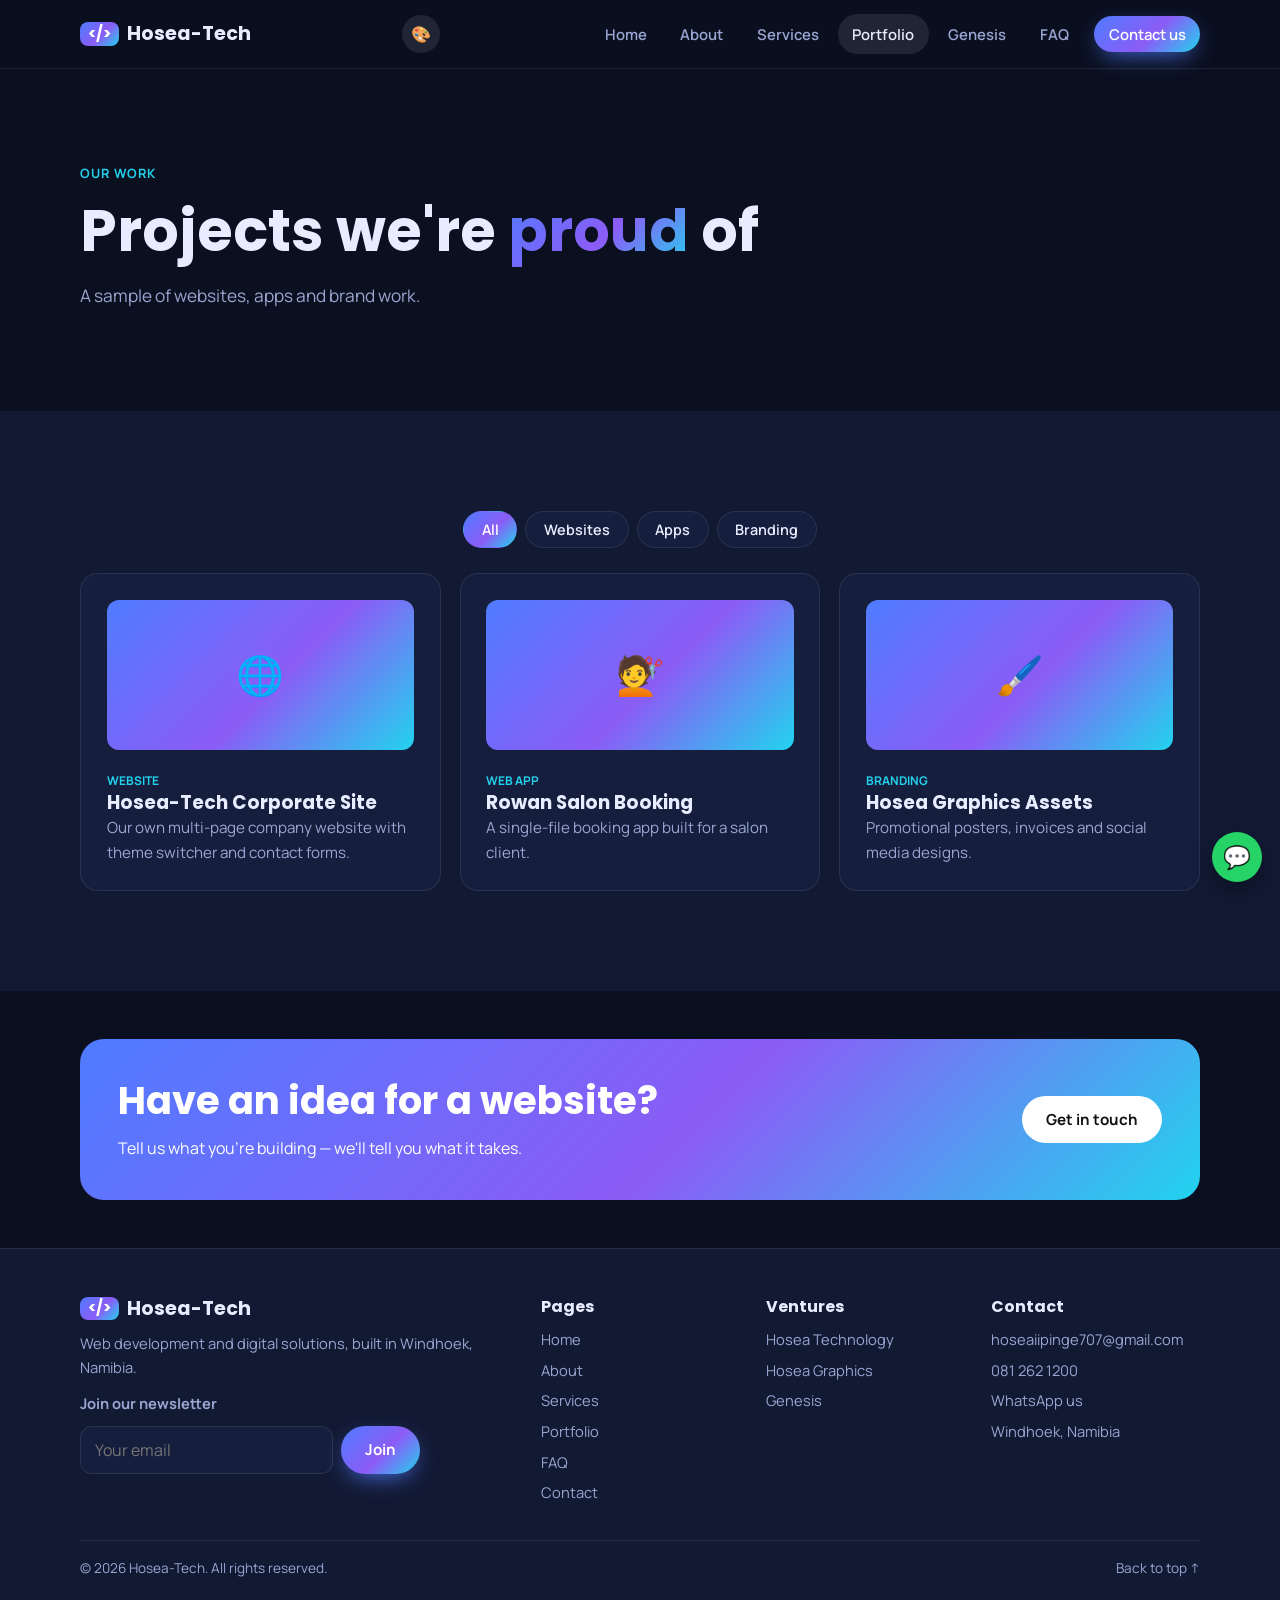
<file: portfolio.html>
<!DOCTYPE html>
<html lang="en"><head><meta charset="UTF-8"><meta name="viewport" content="width=device-width,initial-scale=1">
<title>Portfolio — Hosea-Tech</title><meta name="description" content="Selected work from Hosea-Tech and Hosea Graphics.">
<link rel="icon" href="data:image/svg+xml,%3Csvg xmlns='http://www.w3.org/2000/svg' viewBox='0 0 64 64'%3E%3Crect width='64' height='64' rx='14' fill='%234f7cff'/%3E%3Ctext x='32' y='42' font-size='28' font-family='monospace' fill='white' text-anchor='middle'%3E%3C/%3E%3C/text%3E%3C/svg%3E">
<link rel="preconnect" href="https://fonts.googleapis.com"><link rel="preconnect" href="https://fonts.gstatic.com" crossorigin>
<link href="https://fonts.googleapis.com/css2?family=Manrope:wght@400;600;700&family=Poppins:wght@600;700&display=swap" rel="stylesheet">
<link rel="stylesheet" href="style.css"></head>
<body data-page="portfolio"><header id="site-header"></header>
<main>
<section class="hero"><div class="wrap" style="grid-template-columns:1fr"><div><span class="eyebrow-tag">Our work</span><h1>Projects we're <em>proud</em> of</h1><p class="lead">A sample of websites, apps and brand work.</p></div></div></section>
<section class="alt"><div class="wrap"><div class="filters"><button class="on" data-f="all">All</button><button data-f="web">Websites</button><button data-f="app">Apps</button><button data-f="brand">Branding</button></div>
<div class="grid g3">
<div class="card rv" data-cat="web"><div class="thumb">🌐</div><span class="tagpill">Website</span><h3>Hosea-Tech Corporate Site</h3><p>Our own multi-page company website with theme switcher and contact forms.</p></div>
<div class="card rv" data-cat="app"><div class="thumb">💇</div><span class="tagpill">Web app</span><h3>Rowan Salon Booking</h3><p>A single-file booking app built for a salon client.</p></div>
<div class="card rv" data-cat="brand"><div class="thumb">🖌️</div><span class="tagpill">Branding</span><h3>Hosea Graphics Assets</h3><p>Promotional posters, invoices and social media designs.</p></div></div></div></section><div class="banner"><div class="wrap rv"><div><h2>Have an idea for a website?</h2><p>Tell us what you're building — we'll tell you what it takes.</p></div><a href="contact.html" class="btn">Get in touch</a></div></div></main><footer id="site-footer"><div class="wrap"><div class="footer-grid">
<div class="footer-brand"><a href="index.html" class="logo"><span class="logo-mark">&lt;/&gt;</span>Hosea-Tech</a>
<p>Web development and digital solutions, built in Windhoek, Namibia.</p>
<p><b>Join our newsletter</b></p>
<form class="news" data-fs="Newsletter signup"><input type="email" name="email" placeholder="Your email" aria-label="Email" required><button class="btn btn-primary">Join</button></form><div class="msg"></div></div>
<div class="footer-links">
<div><h4>Pages</h4><a href="index.html">Home</a><a href="about.html">About</a><a href="services.html">Services</a><a href="portfolio.html">Portfolio</a><a href="faq.html">FAQ</a><a href="contact.html">Contact</a></div>
<div><h4>Ventures</h4><a href="services.html">Hosea Technology</a><a href="services.html">Hosea Graphics</a><a href="genesis.html">Genesis</a></div>
<div><h4>Contact</h4><a href="mailto:hoseaiipinge707@gmail.com">hoseaiipinge707@gmail.com</a><a href="tel:+264812621200">081 262 1200</a><a href="https://wa.me/264812621200" target="_blank" rel="noopener">WhatsApp us</a><a>Windhoek, Namibia</a></div></div></div>
<div class="footer-bottom"><span>&copy; <span id="year">2026</span> Hosea-Tech. All rights reserved.</span><a href="#top" onclick="scrollTo({top:0,behavior:'smooth'});return false">Back to top ↑</a></div></div></footer><script src="script.js"></script></body></html>
</file>
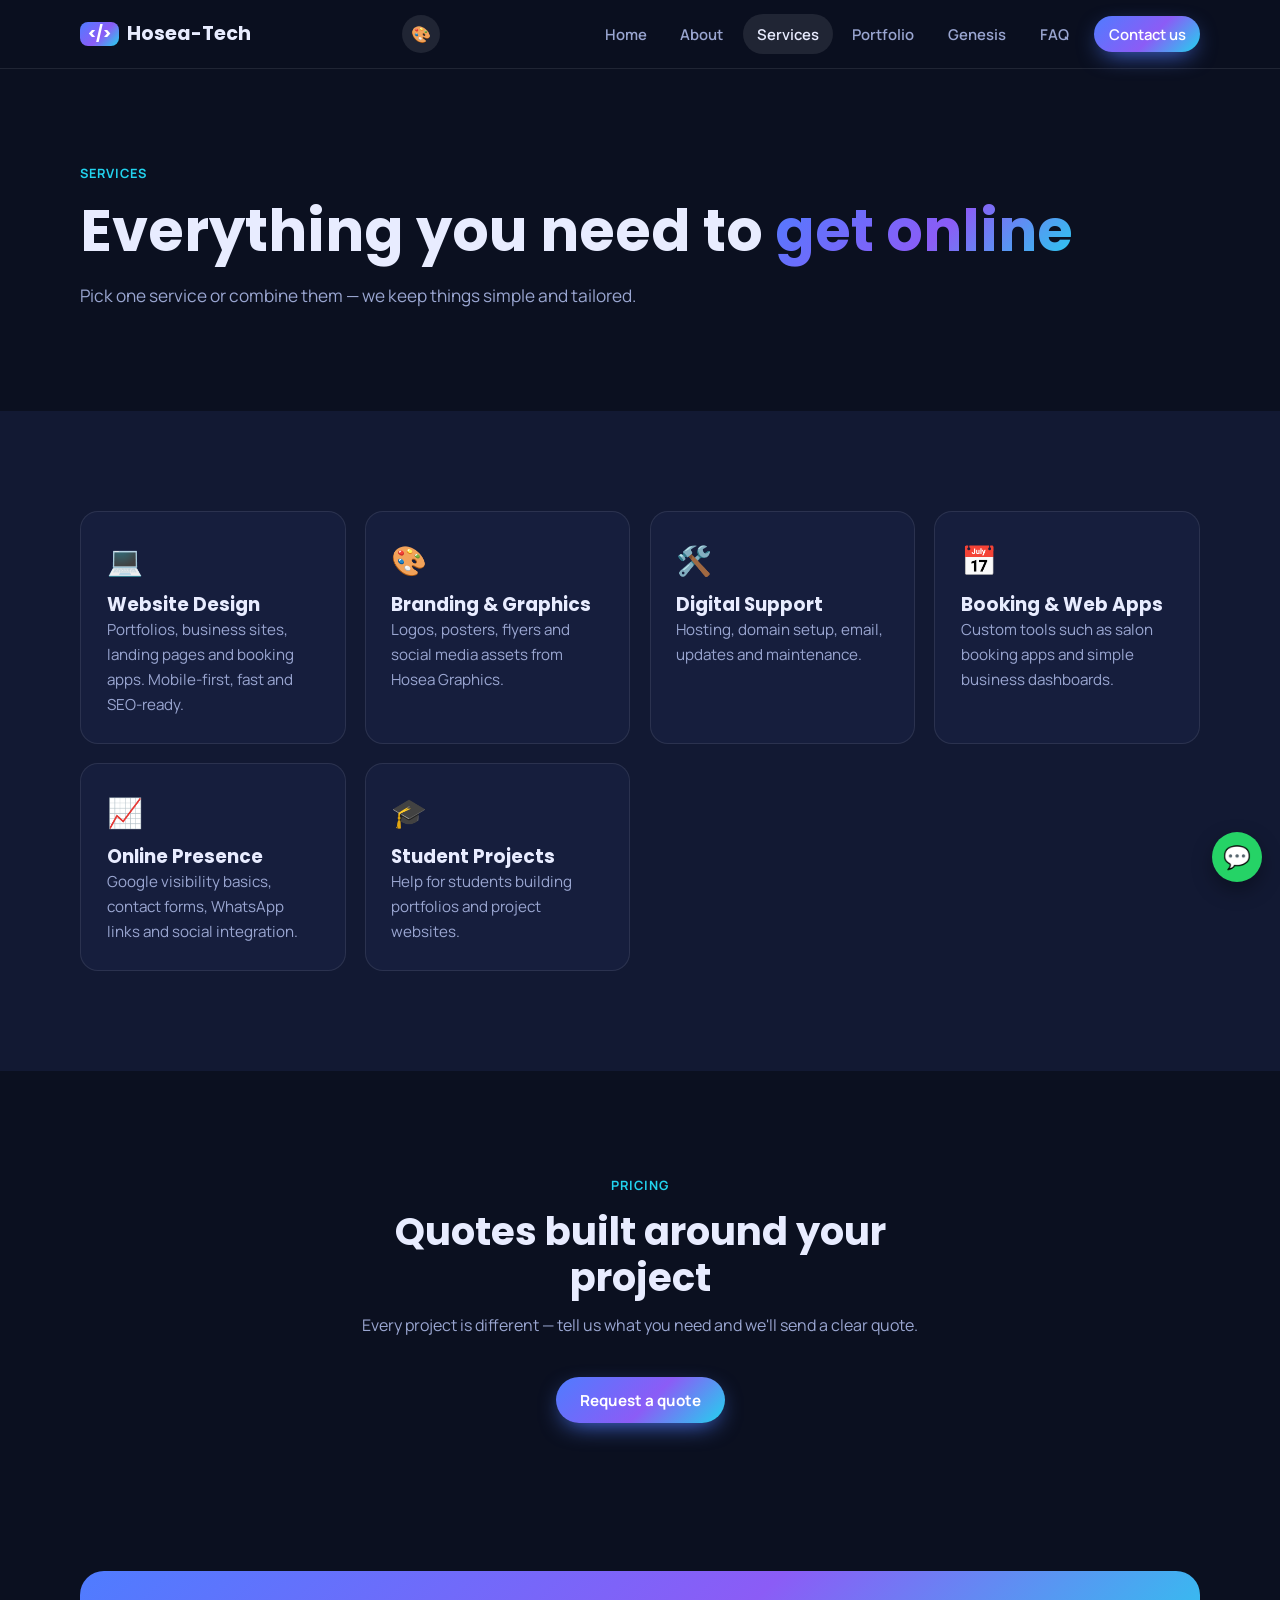
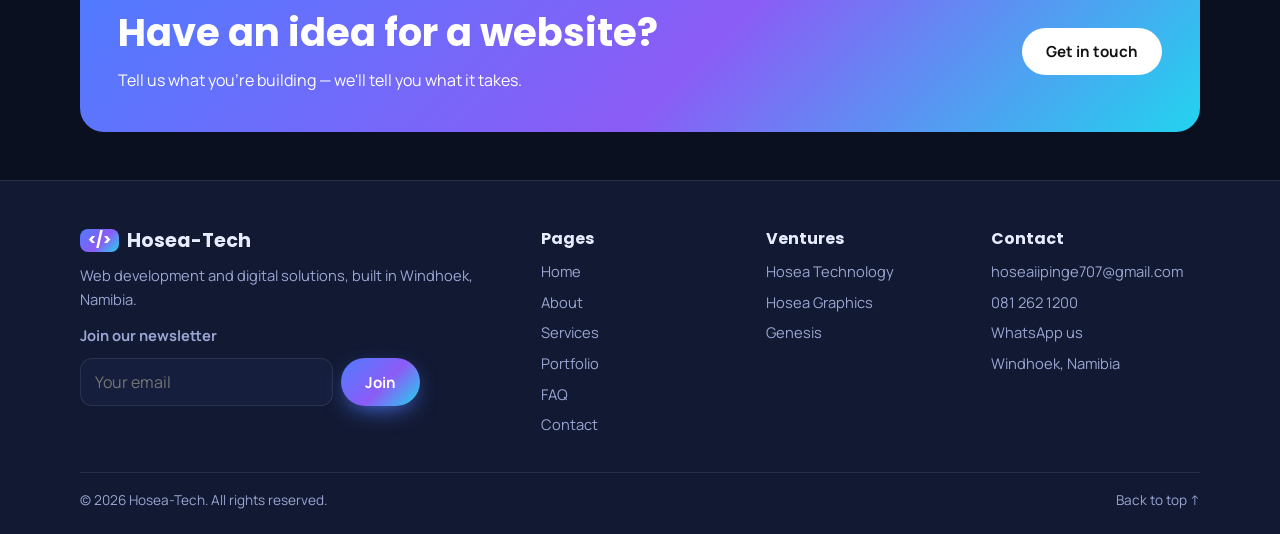
<file: services.html>
<!DOCTYPE html>
<html lang="en"><head><meta charset="UTF-8"><meta name="viewport" content="width=device-width,initial-scale=1">
<title>Services — Hosea-Tech</title><meta name="description" content="Website design, branding and graphics, and digital support from Hosea-Tech in Windhoek.">
<link rel="icon" href="data:image/svg+xml,%3Csvg xmlns='http://www.w3.org/2000/svg' viewBox='0 0 64 64'%3E%3Crect width='64' height='64' rx='14' fill='%234f7cff'/%3E%3Ctext x='32' y='42' font-size='28' font-family='monospace' fill='white' text-anchor='middle'%3E%3C/%3E%3C/text%3E%3C/svg%3E">
<link rel="preconnect" href="https://fonts.googleapis.com"><link rel="preconnect" href="https://fonts.gstatic.com" crossorigin>
<link href="https://fonts.googleapis.com/css2?family=Manrope:wght@400;600;700&family=Poppins:wght@600;700&display=swap" rel="stylesheet">
<link rel="stylesheet" href="style.css"></head>
<body data-page="services"><header id="site-header"></header>
<main>
<section class="hero"><div class="wrap" style="grid-template-columns:1fr"><div><span class="eyebrow-tag">Services</span><h1>Everything you need to <em>get online</em></h1><p class="lead">Pick one service or combine them — we keep things simple and tailored.</p></div></div></section>
<section class="alt"><div class="wrap grid g3">
<div class="card rv"><div class="ic">💻</div><h3>Website Design</h3><p>Portfolios, business sites, landing pages and booking apps. Mobile-first, fast and SEO-ready.</p></div>
<div class="card rv"><div class="ic">🎨</div><h3>Branding &amp; Graphics</h3><p>Logos, posters, flyers and social media assets from Hosea Graphics.</p></div>
<div class="card rv"><div class="ic">🛠️</div><h3>Digital Support</h3><p>Hosting, domain setup, email, updates and maintenance.</p></div>
<div class="card rv"><div class="ic">📅</div><h3>Booking &amp; Web Apps</h3><p>Custom tools such as salon booking apps and simple business dashboards.</p></div>
<div class="card rv"><div class="ic">📈</div><h3>Online Presence</h3><p>Google visibility basics, contact forms, WhatsApp links and social integration.</p></div>
<div class="card rv"><div class="ic">🎓</div><h3>Student Projects</h3><p>Help for students building portfolios and project websites.</p></div></div></section>
<section><div class="wrap"><div class="head rv"><span class="eyebrow-tag">Pricing</span><h2>Quotes built around your project</h2><p>Every project is different — tell us what you need and we'll send a clear quote.</p></div>
<p style="text-align:center"><a href="contact.html" class="btn btn-primary">Request a quote</a></p></div></section><div class="banner"><div class="wrap rv"><div><h2>Have an idea for a website?</h2><p>Tell us what you're building — we'll tell you what it takes.</p></div><a href="contact.html" class="btn">Get in touch</a></div></div></main><footer id="site-footer"><div class="wrap"><div class="footer-grid">
<div class="footer-brand"><a href="index.html" class="logo"><span class="logo-mark">&lt;/&gt;</span>Hosea-Tech</a>
<p>Web development and digital solutions, built in Windhoek, Namibia.</p>
<p><b>Join our newsletter</b></p>
<form class="news" data-fs="Newsletter signup"><input type="email" name="email" placeholder="Your email" aria-label="Email" required><button class="btn btn-primary">Join</button></form><div class="msg"></div></div>
<div class="footer-links">
<div><h4>Pages</h4><a href="index.html">Home</a><a href="about.html">About</a><a href="services.html">Services</a><a href="portfolio.html">Portfolio</a><a href="faq.html">FAQ</a><a href="contact.html">Contact</a></div>
<div><h4>Ventures</h4><a href="services.html">Hosea Technology</a><a href="services.html">Hosea Graphics</a><a href="genesis.html">Genesis</a></div>
<div><h4>Contact</h4><a href="mailto:hoseaiipinge707@gmail.com">hoseaiipinge707@gmail.com</a><a href="tel:+264812621200">081 262 1200</a><a href="https://wa.me/264812621200" target="_blank" rel="noopener">WhatsApp us</a><a>Windhoek, Namibia</a></div></div></div>
<div class="footer-bottom"><span>&copy; <span id="year">2026</span> Hosea-Tech. All rights reserved.</span><a href="#top" onclick="scrollTo({top:0,behavior:'smooth'});return false">Back to top ↑</a></div></div></footer><script src="script.js"></script></body></html>
</file>
<file: style.css>
:root{--bg:#0b1020;--bg2:#121933;--card:#161e3d;--tx:#e8ecff;--mut:#9aa6d1;--a:#4f7cff;--b:#8b5cf6;--c:#22d3ee;--bd:rgba(255,255,255,.09);--g:linear-gradient(135deg,var(--a),var(--b) 55%,var(--c))}
:root[data-theme=light]{--bg:#f6f8ff;--bg2:#eaefff;--card:#fff;--tx:#0f1633;--mut:#55608a;--bd:rgba(15,22,51,.1)}
:root[data-theme=purple]{--a:#8b5cf6;--b:#d946ef;--c:#f472b6}
:root[data-theme=cyan]{--a:#06b6d4;--b:#3b82f6;--c:#34d399}
*{box-sizing:border-box;margin:0}html{scroll-behavior:smooth}
body{font-family:Manrope,system-ui,sans-serif;background:var(--bg);color:var(--tx);line-height:1.65;overflow-x:hidden}
h1,h2,h3,h4,.logo{font-family:Poppins,sans-serif;line-height:1.2}
a{color:inherit;text-decoration:none}img{max-width:100%}
.wrap{width:min(1120px,92%);margin:auto}
section{padding:clamp(56px,9vw,100px) 0}
header{position:sticky;top:0;z-index:50;background:color-mix(in srgb,var(--bg) 85%,transparent);backdrop-filter:blur(14px);border-bottom:1px solid var(--bd)}
.nav{width:min(1120px,92%);margin:auto;display:flex;align-items:center;justify-content:space-between;height:68px}
.logo{font-weight:700;font-size:1.2rem;display:flex;align-items:center;gap:.5rem}
.logo-mark{background:var(--g);color:#fff;padding:.15rem .5rem;border-radius:8px;font-size:.95rem}
.nav-links{display:flex;align-items:center;gap:.3rem}
.nav-links a{padding:.5rem .9rem;border-radius:99px;font-weight:600;font-size:.93rem;color:var(--mut);transition:.25s}
.nav-links a:hover,.nav-links a.active{color:var(--tx);background:var(--bd)}
.nav-links .btn{color:#fff;margin-left:.4rem}
.tools{display:flex;gap:.4rem;align-items:center}
.icon-btn{background:var(--bd);border:0;color:var(--tx);width:38px;height:38px;border-radius:50%;cursor:pointer;font-size:1rem}
.nav-toggle{display:none;background:var(--bd);border:0;width:42px;height:42px;border-radius:12px;cursor:pointer;position:relative}
.nav-toggle span,.nav-toggle span:before,.nav-toggle span:after{position:absolute;left:11px;width:20px;height:2px;background:var(--tx);border-radius:2px;transition:.3s;content:""}
.nav-toggle span{top:20px}.nav-toggle span:before{left:0;top:-6px}.nav-toggle span:after{left:0;top:6px}
.nav-toggle[aria-expanded=true] span{background:transparent}
.nav-toggle[aria-expanded=true] span:before{top:0;transform:rotate(45deg)}
.nav-toggle[aria-expanded=true] span:after{top:0;transform:rotate(-45deg)}
.btn{display:inline-block;padding:.8rem 1.5rem;border-radius:99px;font-weight:700;border:0;cursor:pointer;font:700 .95rem Manrope,sans-serif;transition:.25s}
.btn-primary{background:var(--g);color:#fff;box-shadow:0 8px 24px -8px var(--a)}
.btn-primary:hover{transform:translateY(-2px)}
.btn-ghost{border:1px solid var(--bd);color:var(--tx)}.btn-ghost:hover{background:var(--bd)}
.eyebrow-tag{display:inline-block;font-size:.8rem;font-weight:700;letter-spacing:.08em;text-transform:uppercase;color:var(--c);margin-bottom:.8rem}
h1{font-size:clamp(2rem,5.5vw,3.6rem);margin-bottom:1rem}h2{font-size:clamp(1.6rem,3.8vw,2.4rem);margin-bottom:.7rem}
em{font-style:normal;background:var(--g);-webkit-background-clip:text;background-clip:text;color:transparent}
.lead{color:var(--mut);font-size:1.08rem;max-width:560px}
.hero{padding-top:clamp(48px,8vw,90px)}
.hero .wrap{display:grid;grid-template-columns:1.1fr .9fr;gap:3rem;align-items:center}
.hero-cta{display:flex;gap:.8rem;flex-wrap:wrap;margin-top:1.6rem}
.editor{background:var(--card);border:1px solid var(--bd);border-radius:16px;box-shadow:0 30px 60px -30px var(--a);animation:float 6s ease-in-out infinite}
@keyframes float{50%{transform:translateY(-10px)}}
.editor-bar{display:flex;gap:6px;padding:12px;border-bottom:1px solid var(--bd)}.editor-bar span{width:10px;height:10px;border-radius:50%;background:var(--mut);opacity:.5}
.editor-body{padding:18px;font:.88rem/1.9 monospace}.ln{color:var(--mut);margin-right:14px}.tag{color:var(--a)}.attr{color:var(--c)}.str{color:#f9a8d4}
.cursor-blink{display:inline-block;width:8px;height:1em;background:var(--c);vertical-align:middle;animation:bl 1s steps(1) infinite}@keyframes bl{50%{opacity:0}}
.grid{display:grid;gap:1.2rem}.g3{grid-template-columns:repeat(auto-fit,minmax(250px,1fr))}.g2{grid-template-columns:repeat(auto-fit,minmax(300px,1fr))}
.card{background:var(--card);border:1px solid var(--bd);border-radius:18px;padding:1.6rem;transition:.3s}
.card:hover{transform:translateY(-6px);border-color:var(--a)}
.card .ic{font-size:1.8rem;margin-bottom:.6rem}.card p{color:var(--mut);font-size:.95rem}
.alt{background:var(--bg2)}.head{text-align:center;max-width:620px;margin:0 auto 2.4rem}.head p{color:var(--mut)}
.stats{display:grid;grid-template-columns:repeat(auto-fit,minmax(150px,1fr));gap:1rem;text-align:center}
.stats b{display:block;font:700 2.4rem Poppins;background:var(--g);-webkit-background-clip:text;background-clip:text;color:transparent}.stats span{color:var(--mut);font-size:.9rem}
.steps{counter-reset:s}.steps .card:before{counter-increment:s;content:"0" counter(s);font:700 1.6rem Poppins;color:var(--c);display:block;margin-bottom:.4rem}
.banner{padding:3rem 0}.banner .wrap{background:var(--g);border-radius:24px;padding:2.4rem;display:flex;justify-content:space-between;align-items:center;gap:1.4rem;flex-wrap:wrap;color:#fff}
.banner .btn{background:#fff;color:#111}
.filters{display:flex;gap:.5rem;justify-content:center;flex-wrap:wrap;margin-bottom:1.6rem}
.filters button{background:var(--card);border:1px solid var(--bd);color:var(--tx);padding:.5rem 1.1rem;border-radius:99px;cursor:pointer;font:600 .9rem Manrope}
.filters button.on{background:var(--g);border-color:transparent;color:#fff}
.thumb{height:150px;border-radius:12px;background:var(--g);margin-bottom:1rem;display:grid;place-items:center;font-size:2.4rem}
.tagpill{font-size:.75rem;color:var(--c);font-weight:700;text-transform:uppercase}
.price{font:700 1.8rem Poppins;margin:.4rem 0}
details{background:var(--card);border:1px solid var(--bd);border-radius:14px;padding:1rem 1.3rem;margin-bottom:.8rem}
summary{cursor:pointer;font-weight:700}details p{color:var(--mut);margin-top:.6rem}
form{display:grid;gap:.9rem}
input,textarea,select{width:100%;padding:.85rem 1rem;border-radius:12px;border:1px solid var(--bd);background:var(--card);color:var(--tx);font:inherit}
input:focus,textarea:focus,select:focus{outline:2px solid var(--a)}
.two{display:grid;grid-template-columns:1fr 1fr;gap:.9rem}
.msg{padding:.8rem 1rem;border-radius:12px;background:rgba(34,211,238,.15);display:none}
.cinfo a{display:block;padding:.4rem 0;color:var(--mut)}.cinfo a:hover{color:var(--c)}
footer{border-top:1px solid var(--bd);padding:3rem 0 1.4rem;background:var(--bg2)}
.footer-grid{display:grid;grid-template-columns:1.3fr 2fr;gap:2rem}.footer-links{display:grid;grid-template-columns:repeat(3,1fr);gap:1rem}
.footer-links a{display:block;color:var(--mut);padding:.2rem 0;font-size:.92rem;word-break:break-word}.footer-links a:hover{color:var(--c)}
.footer-links h4{margin-bottom:.5rem}.footer-brand p{color:var(--mut);margin:.7rem 0;font-size:.92rem}
.news{display:flex;gap:.5rem;max-width:340px}.news input{padding:.6rem .9rem}
.footer-bottom{display:flex;justify-content:space-between;flex-wrap:wrap;gap:.5rem;margin-top:2rem;padding-top:1rem;border-top:1px solid var(--bd);color:var(--mut);font-size:.85rem}
.fab{position:fixed;right:18px;bottom:18px;display:grid;gap:10px;z-index:40}
.fab a,.fab button{width:50px;height:50px;border-radius:50%;border:0;display:grid;place-items:center;font-size:1.4rem;cursor:pointer;box-shadow:0 8px 20px rgba(0,0,0,.35)}
.fab a{background:#25d366;color:#fff}.fab button{background:var(--card);color:var(--tx);opacity:0;pointer-events:none;transition:.3s}.fab button.show{opacity:1;pointer-events:auto}
.rv{opacity:0;transform:translateY(28px);transition:.7s}.rv.in{opacity:1;transform:none}
.pbar{position:fixed;top:0;left:0;height:3px;background:var(--g);width:0;z-index:99}
@media(max-width:860px){
.hero .wrap,.footer-grid{grid-template-columns:1fr}.nav-toggle{display:block}
.nav-links{position:fixed;inset:68px 0 auto 0;flex-direction:column;align-items:stretch;background:var(--bg);padding:1rem 4%;border-bottom:1px solid var(--bd);transform:translateY(-130%);transition:.35s;max-height:calc(100vh - 68px);overflow:auto}
.nav-links.open{transform:none}.nav-links a{padding:.9rem 1rem}.nav-links .btn{text-align:center;margin:.4rem 0 0}}
@media(max-width:560px){.two,.footer-links{grid-template-columns:1fr}.hero-cta .btn{flex:1;text-align:center}}
@media(prefers-reduced-motion:reduce){*{animation:none!important;transition:none!important}}
</file>
